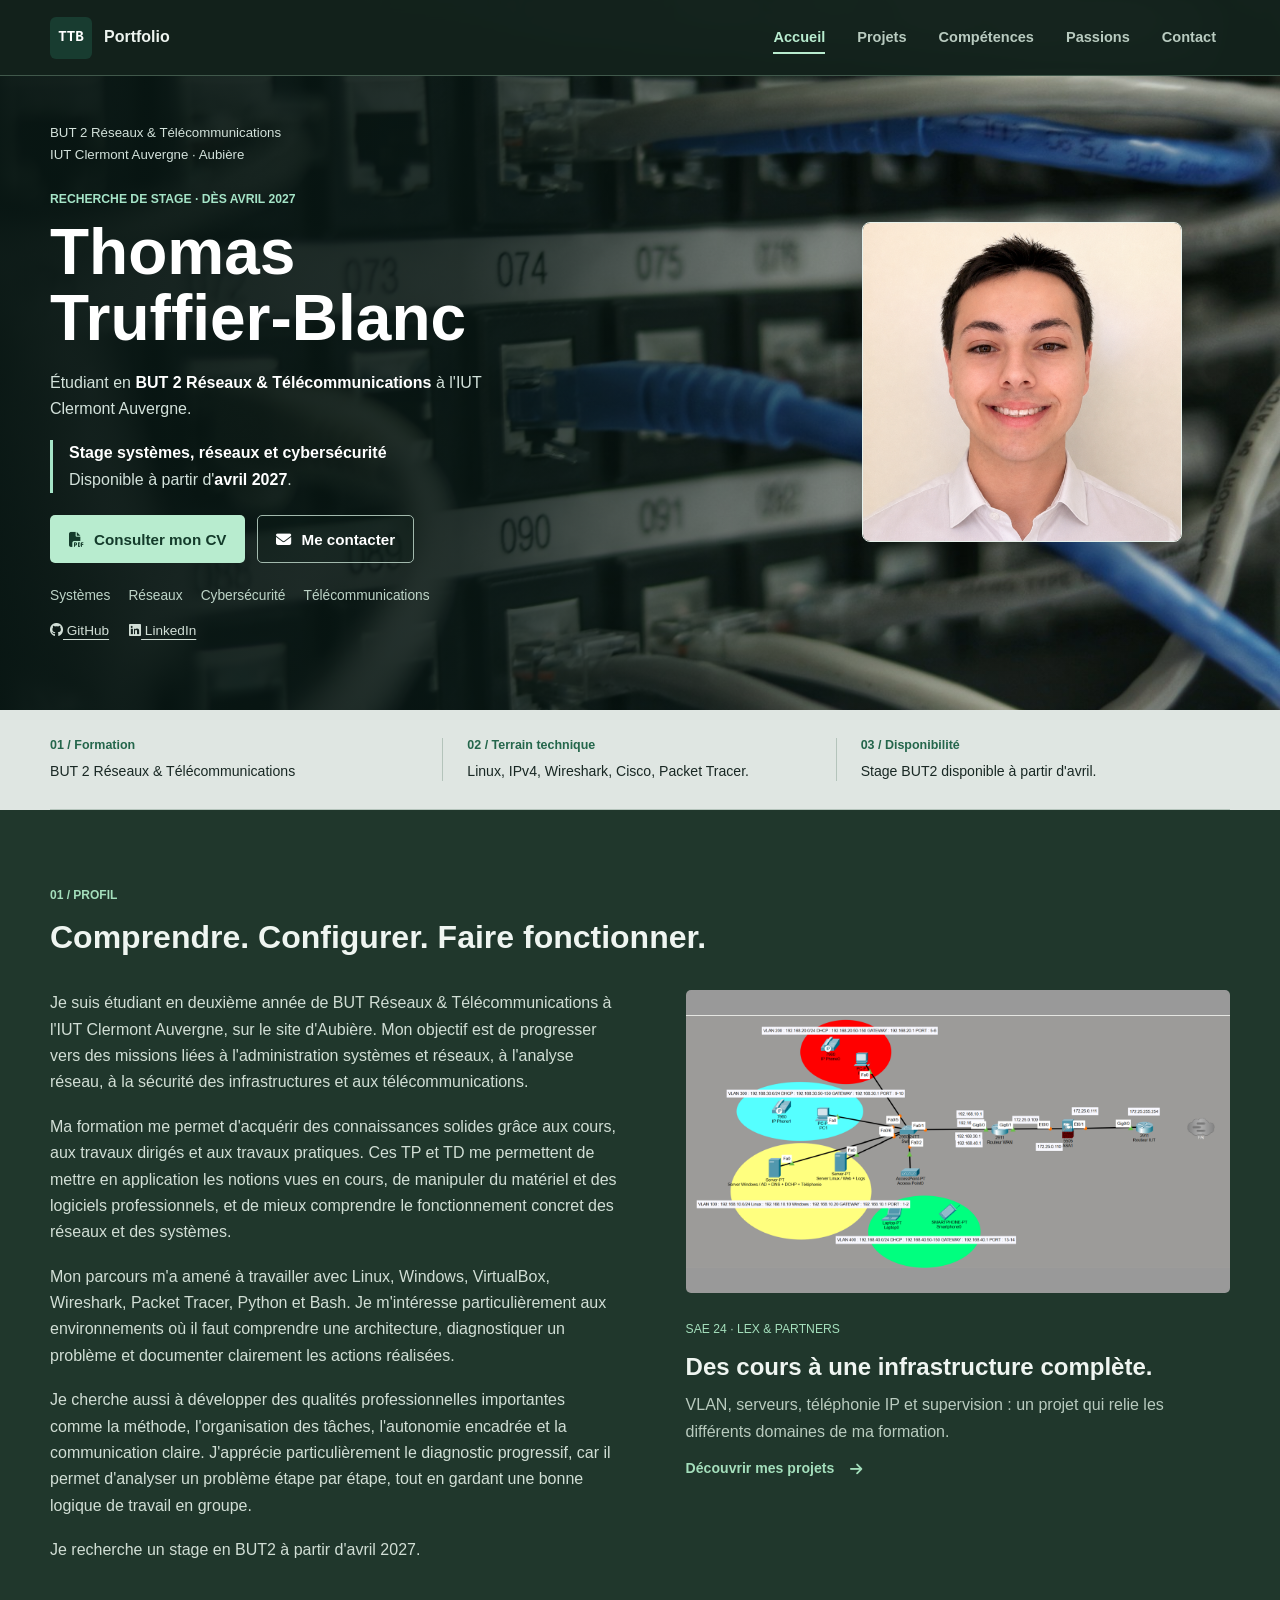
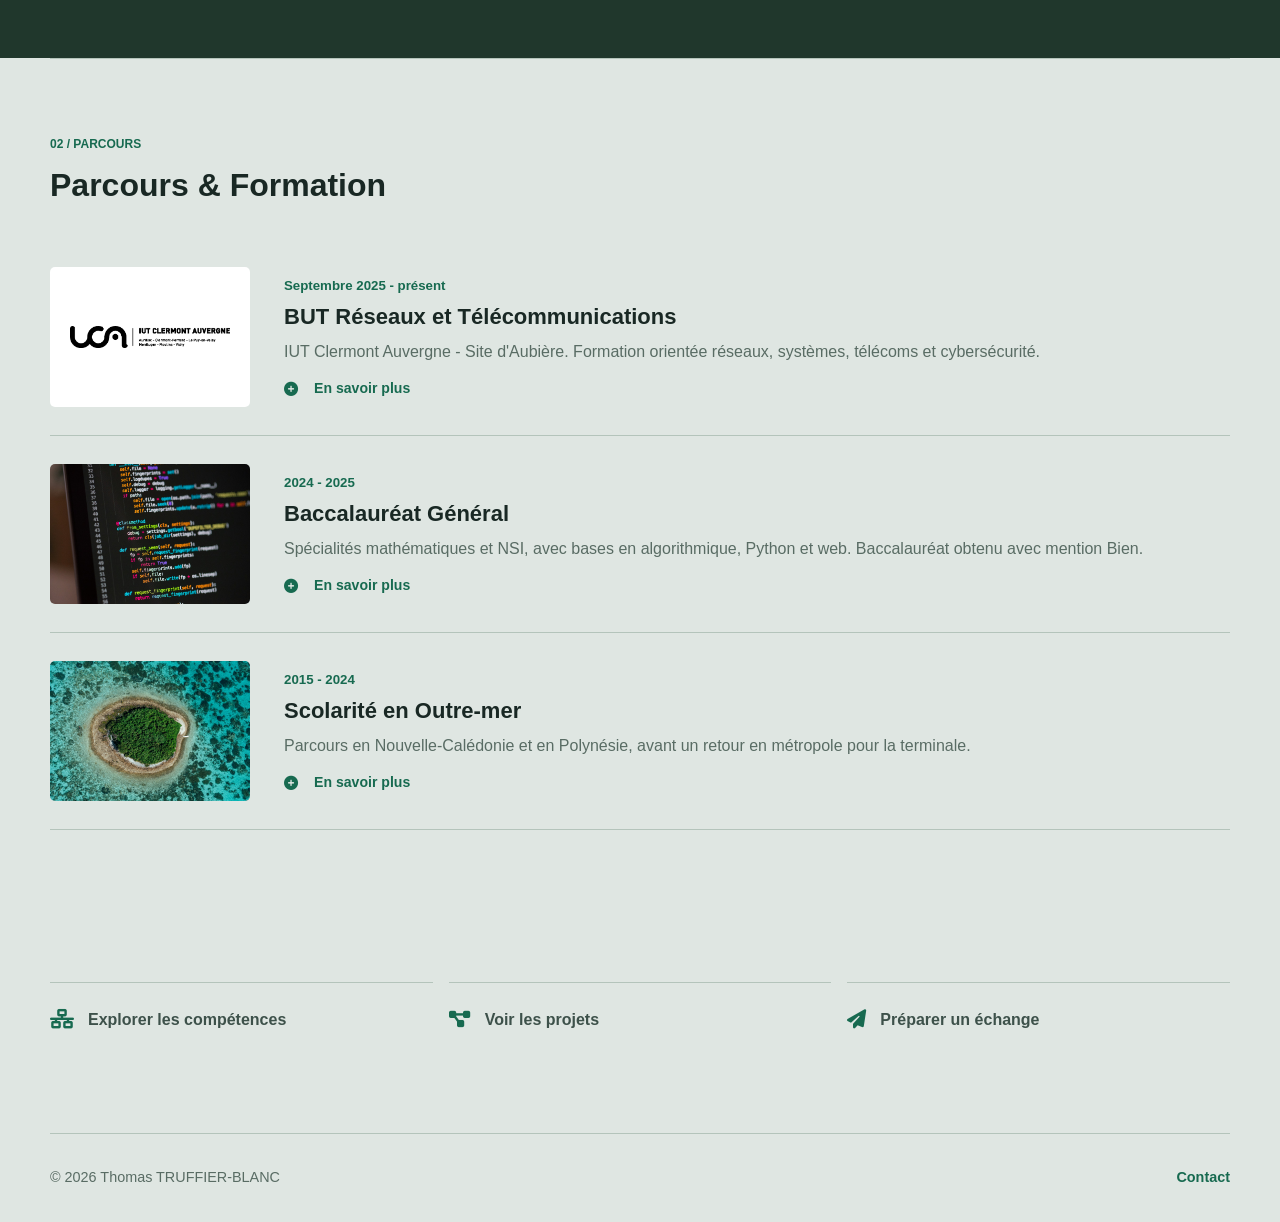
<file: index.html>
<!DOCTYPE html>
<html lang="fr">
<head>
    <meta charset="UTF-8">
    <meta http-equiv="Content-Type" content="text/html; charset=UTF-8">
    <meta name="viewport" content="width=device-width, initial-scale=1.0">
    <meta name="description" content="Portfolio de Thomas TRUFFIER-BLANC, etudiant en BUT Reseaux et Telecommunications oriente systemes, reseaux et cybersecurite.">
    <meta name="author" content="Thomas TRUFFIER-BLANC">
    <meta property="og:title" content="Accueil | Thomas TRUFFIER-BLANC">
    <meta property="og:description" content="Etudiant en BUT Reseaux & Telecommunications, oriente systemes, reseaux et cybersecurite. Recherche de stage BUT2 a partir d'avril 2027.">
    <meta property="og:type" content="website">
    <meta property="og:url" content="https://thomastruffier-blanc.github.io/Portfolio/">
    <title>Accueil | Thomas TRUFFIER-BLANC</title>
    <link rel="stylesheet" href="assets/vendor/fontawesome/css/all.min.css">
    <link rel="stylesheet" href="assets/css/style.css?v=8f22e33">
    <link rel="stylesheet" href="assets/css/theme.css?v=8f22e33">
</head>
<body data-page="accueil">
    <div id="overlay" class="overlay"></div>
    <aside id="side-panel" class="side-panel" aria-hidden="true">
        <button id="close-btn" class="close-btn" aria-label="Fermer le panneau">
            <i class="fa-solid fa-xmark"></i>
        </button>
        <div class="panel-content">
            <p id="panel-meta" class="panel-meta"></p>
            <h2 id="panel-title">D&eacute;tail</h2>
            <p id="panel-location" class="panel-location"></p>
            <div id="panel-body" class="panel-body"></div>
        </div>
    </aside>

    <header class="site-header">
        <a href="index.html" class="brand" aria-label="Retour &agrave; l'accueil">
            <span class="brand-mark">TTB</span>
            <span class="brand-text">Portfolio</span>
        </a>
        <nav class="desktop-nav" aria-label="Navigation principale">
            <a href="index.html" data-nav="accueil">Accueil</a>
            <a href="projets.html" data-nav="projets">Projets</a>
            <a href="competences.html" data-nav="competences">Comp&eacute;tences</a>
            <a href="passion.html" data-nav="passion">Passions</a>
            <a href="contact.html" data-nav="contact">Contact</a>
        </nav>
        <button class="menu-toggle" aria-label="Ouvrir le menu" aria-expanded="false">
            <i class="fa-solid fa-bars"></i>
        </button>
    </header>

    <nav class="mobile-nav" aria-label="Navigation mobile">
        <a href="index.html" data-nav="accueil">Accueil</a>
        <a href="projets.html" data-nav="projets">Projets</a>
        <a href="competences.html" data-nav="competences">Comp&eacute;tences</a>
        <a href="passion.html" data-nav="passion">Passions</a>
        <a href="contact.html" data-nav="contact">Contact</a>
    </nav>

    <main>
        <section id="home" class="hero-section section-pad">
            <img class="hero-backdrop" src="assets/img/editorial/photo-1544197150-b99a580bb7a8.jpg" alt="Baie de brassage et connexions Ethernet" fetchpriority="high">
            <div class="hero-copy reveal">
                <div class="hero-identity"><img src="assets/img/photo.png" alt="Portrait de Thomas Truffier-Blanc" width="64" height="64"><span>BUT 2 R&eacute;seaux &amp; T&eacute;l&eacute;communications<br>IUT Clermont Auvergne &middot; Aubi&egrave;re</span></div>
                <p class="hero-kicker">Recherche de stage &middot; D&egrave;s avril 2027</p>
                <h1>Thomas <span>Truffier-Blanc</span></h1>
                <p class="hero-role">
                    &Eacute;tudiant en <strong>BUT 2 R&eacute;seaux &amp; T&eacute;l&eacute;communications</strong>
                    &agrave; l'IUT Clermont Auvergne.
                </p>
                <p class="hero-stage"><strong>Stage syst&egrave;mes, r&eacute;seaux et cybers&eacute;curit&eacute;</strong><br>Disponible &agrave; partir d'<strong>avril 2027</strong>.</p>
                <div class="hero-actions">
                    <a href="assets/files/cv Thomas TB.pdf" class="btn btn-primary">
                        <i class="fa-solid fa-file-pdf" aria-hidden="true"></i> Consulter mon CV
                    </a>
                    <a href="contact.html" class="btn btn-secondary">
                        <i class="fa-solid fa-envelope" aria-hidden="true"></i> Me contacter
                    </a>
                </div>
                <ul class="hero-focus" aria-label="Axes professionnels">
                    <li>Syst&egrave;mes</li>
                    <li>R&eacute;seaux</li>
                    <li>Cybers&eacute;curit&eacute;</li>
                    <li>T&eacute;l&eacute;communications</li>
                </ul>
                <div class="hero-socials">
                    <a href="https://github.com/ThomasTruffier-Blanc" target="_blank" rel="noreferrer">
                        <i class="fa-brands fa-github"></i> GitHub
                    </a>
                    <a href="https://www.linkedin.com/in/thomas-truffier-blanc-45b43b355/" target="_blank" rel="noreferrer">
                        <i class="fa-brands fa-linkedin"></i> LinkedIn
                    </a>
                </div>
            </div>
        </section>
                <div class="signal-row home-facts" aria-label="Informations cles">
                    <div>
                        <strong>01 / Formation</strong>
                        <span>BUT 2 R&eacute;seaux &amp; T&eacute;l&eacute;communications</span>
                    </div>
                    <div>
                        <strong>02 / Terrain technique</strong>
                        <span>Linux, IPv4, Wireshark, Cisco, Packet Tracer.</span>
                    </div>
                    <div>
                        <strong>03 / Disponibilit&eacute;</strong>
                        <span>Stage BUT2 disponible &agrave; partir d'avril.</span>
                    </div>
                </div>

        <section id="about" class="section-pad content-section">
            <div class="section-heading reveal"><p>01 / Profil</p><h2>Comprendre. Configurer. Faire fonctionner.</h2></div>
            <div class="split-grid">
            <div class="about-copy reveal">
         <p>
            Je suis &eacute;tudiant en deuxi&egrave;me ann&eacute;e de BUT R&eacute;seaux &amp; T&eacute;l&eacute;communications
            &agrave; l'IUT Clermont Auvergne, sur le site d'Aubi&egrave;re. Mon objectif est de progresser vers
            des missions li&eacute;es &agrave; l'administration syst&egrave;mes et r&eacute;seaux, &agrave; l'analyse r&eacute;seau,
            &agrave; la s&eacute;curit&eacute; des infrastructures et aux t&eacute;l&eacute;communications.
        </p>
        <p>
            Ma formation me permet d'acqu&eacute;rir des connaissances solides gr&acirc;ce aux cours, aux travaux
            dirig&eacute;s et aux travaux pratiques. Ces TP et TD me permettent de mettre en application les notions
            vues en cours, de manipuler du mat&eacute;riel et des logiciels professionnels, et de mieux comprendre
            le fonctionnement concret des r&eacute;seaux et des syst&egrave;mes.
        </p>
        <p>
            Mon parcours m'a amen&eacute; &agrave; travailler avec Linux, Windows, VirtualBox, Wireshark,
            Packet Tracer, Python et Bash. Je m'int&eacute;resse particuli&egrave;rement aux environnements
            o&ugrave; il faut comprendre une architecture, diagnostiquer un probl&egrave;me et documenter
            clairement les actions r&eacute;alis&eacute;es.
        </p>
        <p>
            Je cherche aussi &agrave; d&eacute;velopper des qualit&eacute;s professionnelles importantes comme la m&eacute;thode,
            l'organisation des t&acirc;ches, l'autonomie encadr&eacute;e et la communication claire. J'appr&eacute;cie
            particuli&egrave;rement le diagnostic progressif, car il permet d'analyser un probl&egrave;me &eacute;tape par
            &eacute;tape, tout en gardant une bonne logique de travail en groupe.
        </p>
        <p>
            Je recherche un stage en BUT2 &agrave; partir d'avril 2027.
        </p>
    </div>
                <figure class="about-project reveal">
                    <img src="assets/img/sae24/topologie-cisco.png" alt="Topologie réseau réalisée pour la SAE 24 Lex &amp; Partners" loading="lazy">
                    <figcaption><span>SAE 24 &middot; Lex &amp; Partners</span><h3>Des cours &agrave; une infrastructure compl&egrave;te.</h3><p>VLAN, serveurs, t&eacute;l&eacute;phonie IP et supervision : un projet qui relie les diff&eacute;rents domaines de ma formation.</p><a href="projets.html#projects" class="detail-link">D&eacute;couvrir mes projets <i class="fa-solid fa-arrow-right" aria-hidden="true"></i></a></figcaption>
                </figure>
            </div>
        </section>

        <section id="formation" class="section-pad content-section">
            <div class="section-heading reveal">
                <p>02 / Parcours</p>
                <h2>Parcours &amp; Formation</h2>
            </div>
            <div class="timeline">
                <article class="timeline-card reveal detail-trigger" data-detail="formation-iut" tabindex="0" role="button">
                    <img class="institution-logo" src="assets/img/iut-clermont-auvergne.png" alt="Logo officiel de l’IUT Clermont Auvergne" loading="lazy">
                    <div>
                        <span class="date">Septembre 2025 - pr&eacute;sent</span>
                        <h3>BUT R&eacute;seaux et T&eacute;l&eacute;communications</h3>
                        <p>IUT Clermont Auvergne - Site d'Aubi&egrave;re. Formation orient&eacute;e r&eacute;seaux, syst&egrave;mes, t&eacute;l&eacute;coms et cybers&eacute;curit&eacute;.</p>
                        <span class="detail-link"><i class="fa-solid fa-circle-plus"></i> En savoir plus</span>
                    </div>
                </article>

                <article class="timeline-card reveal detail-trigger" data-detail="formation-bac" tabindex="0" role="button">
                    <img src="assets/img/editorial/photo-1515879218367-8466d910aaa4.jpg" alt="Ecran affichant du code">
                    <div>
                        <span class="date">2024 - 2025</span>
                        <h3>Baccalaur&eacute;at G&eacute;n&eacute;ral</h3>
                        <p>Sp&eacute;cialit&eacute;s math&eacute;matiques et NSI, avec bases en algorithmique, Python et web. Baccalaur&eacute;at obtenu avec mention Bien.</p>
                        <span class="detail-link"><i class="fa-solid fa-circle-plus"></i> En savoir plus</span>
                    </div>
                </article>

                <article class="timeline-card reveal detail-trigger" data-detail="formation-outremer" tabindex="0" role="button">
                    <img src="assets/img/editorial/photo-1710881710127-b648ef0b4dc5.jpg" alt="Paysage cotier en Nouvelle-Caledonie">
                    <div>
                        <span class="date">2015 - 2024</span>
                        <h3>Scolarit&eacute; en Outre-mer</h3>
                        <p>Parcours en Nouvelle-Cal&eacute;donie et en Polyn&eacute;sie, avant un retour en m&eacute;tropole pour la terminale.</p>
                        <span class="detail-link"><i class="fa-solid fa-circle-plus"></i> En savoir plus</span>
                    </div>
                </article>
            </div>
        </section>

        <section class="section-pad next-pages">
            <a class="next-card reveal" href="competences.html">
                <i class="fa-solid fa-network-wired"></i>
                <span>Explorer les comp&eacute;tences</span>
            </a>
            <a class="next-card reveal" href="projets.html">
                <i class="fa-solid fa-diagram-project"></i>
                <span>Voir les projets</span>
            </a>
            <a class="next-card reveal" href="contact.html">
                <i class="fa-solid fa-paper-plane"></i>
                <span>Pr&eacute;parer un &eacute;change</span>
            </a>
        </section>
    </main>

    <footer class="site-footer">
        <p>&copy; 2026 Thomas TRUFFIER-BLANC</p>
        <a href="contact.html">Contact</a>
    </footer>

    <script src="assets/js/script.js?v=8f22e33"></script>
</body>
</html>
</file>
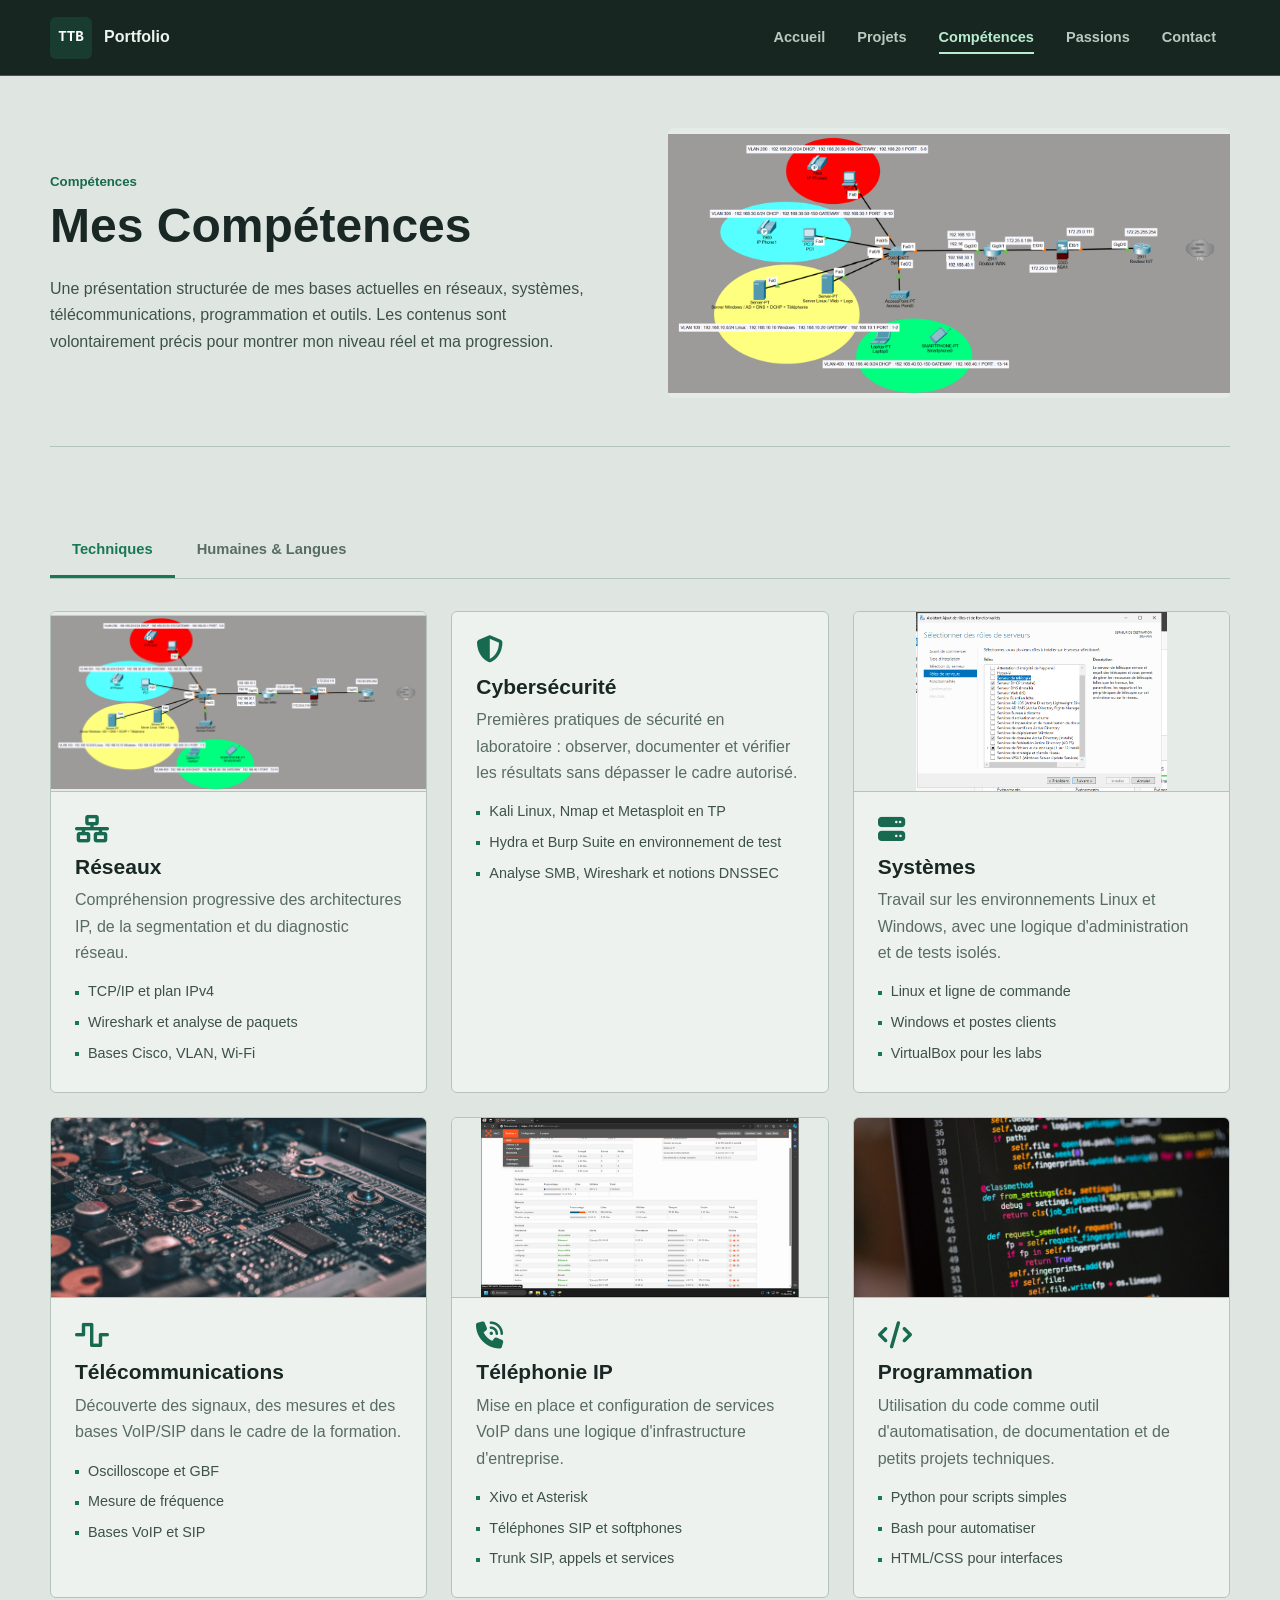
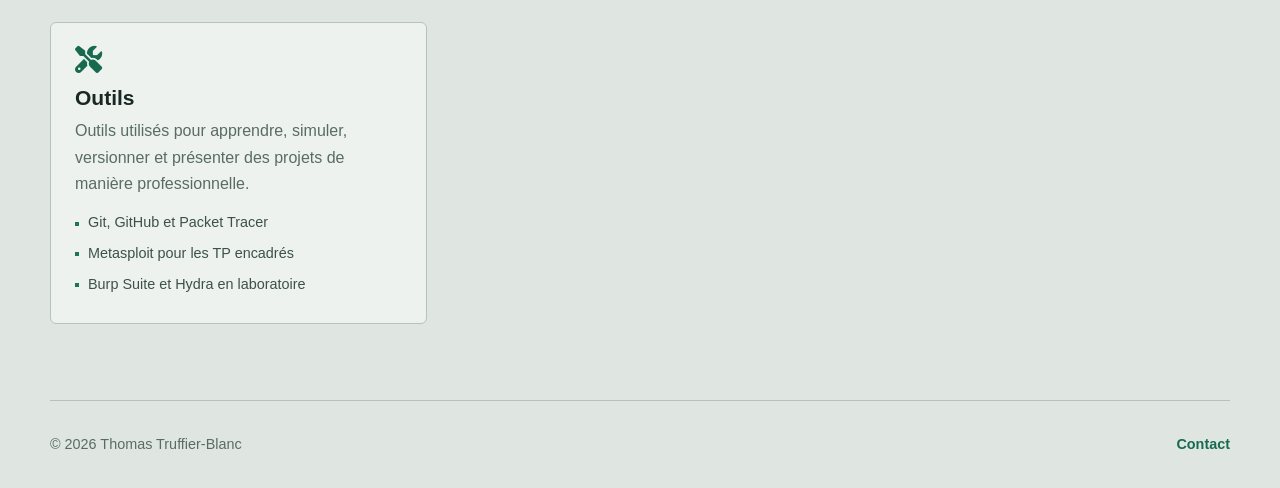
<file: competences.html>
<!DOCTYPE html>
<html lang="fr">
<head>
    <meta charset="UTF-8">
    <meta name="viewport" content="width=device-width, initial-scale=1.0">
    <meta name="description" content="Compétences de Thomas Truffier-Blanc en réseaux, systèmes, télécommunications, programmation et outils techniques.">
    <meta name="author" content="Thomas Truffier-Blanc">
    <meta property="og:title" content="Compétences | Thomas Truffier-Blanc">
    <meta property="og:description" content="Compétences de Thomas Truffier-Blanc en réseaux, systèmes, télécommunications, programmation et outils techniques.">
    <meta property="og:type" content="website">
    <meta property="og:url" content="https://thomastruffier-blanc.github.io/Portfolio/">
    <title>Compétences | Thomas Truffier-Blanc</title>
    <link rel="stylesheet" href="assets/vendor/fontawesome/css/all.min.css">
    <link rel="stylesheet" href="assets/css/style.css?v=8f22e33">
    <link rel="stylesheet" href="assets/css/theme.css?v=8f22e33">
</head>
<body data-page="competences">
    <div id="overlay" class="overlay"></div>
    <aside id="side-panel" class="side-panel" aria-hidden="true">
        <button id="close-btn" class="close-btn" aria-label="Fermer le panneau"><i class="fa-solid fa-xmark"></i></button>
        <div class="panel-content">
            <p id="panel-meta" class="panel-meta"></p>
            <h2 id="panel-title">Détail</h2>
            <p id="panel-location" class="panel-location"></p>
            <div id="panel-body" class="panel-body"></div>
        </div>
    </aside>

    <header class="site-header">
        <a href="index.html" class="brand" aria-label="Retour à l'accueil"><span class="brand-mark">TTB</span><span class="brand-text">Portfolio</span></a>
        <nav class="desktop-nav" aria-label="Navigation principale">
            <a href="index.html" data-nav="accueil">Accueil</a>
            <a href="projets.html" data-nav="projets">Projets</a>
            <a href="competences.html" data-nav="competences">Compétences</a>
            <a href="passion.html" data-nav="passion">Passions</a>
            <a href="contact.html" data-nav="contact">Contact</a>
        </nav>
        <button class="menu-toggle" aria-label="Ouvrir le menu" aria-expanded="false"><i class="fa-solid fa-bars"></i></button>
    </header>
    <nav class="mobile-nav" aria-label="Navigation mobile">
        <a href="index.html" data-nav="accueil">Accueil</a>
        <a href="projets.html" data-nav="projets">Projets</a>
        <a href="competences.html" data-nav="competences">Compétences</a>
        <a href="passion.html" data-nav="passion">Passions</a>
        <a href="contact.html" data-nav="contact">Contact</a>
    </nav>

    <main>
        <section class="page-hero section-pad">
            <div class="page-hero-copy reveal"><p class="page-label">Compétences</p><h1>Mes Compétences</h1><p>Une présentation structurée de mes bases actuelles en réseaux, systèmes, télécommunications, programmation et outils. Les contenus sont volontairement précis pour montrer mon niveau réel et ma progression.</p></div>
            <figure class="page-hero-media reveal"><img class="technical-capture" src="assets/img/sae24/topologie-cisco.png" alt="Topologie réseau de la SAE 24 : VLAN, serveurs et téléphonie" loading="lazy"></figure>
        </section>
        <section id="skills" class="section-pad content-section">
            <div class="skills-controls reveal" role="tablist" aria-label="Filtres de compétences"><button class="btn-filter active" data-filter="tech" type="button">Techniques</button><button class="btn-filter" data-filter="human" type="button">Humaines & Langues</button></div>
            <div class="skills-grid" id="tech-skills">
                <article class="skill-card reveal detail-trigger" data-detail="skill-network" tabindex="0" role="button"><img class="technical-capture" src="assets/img/sae24/topologie-cisco.png" alt="Topologie Cisco du projet SAE 24" loading="lazy"><i class="fa-solid fa-network-wired"></i><h3>Réseaux</h3><p>Compréhension progressive des architectures IP, de la segmentation et du diagnostic réseau.</p><ul class="skill-list"><li>TCP/IP et plan IPv4</li><li>Wireshark et analyse de paquets</li><li>Bases Cisco, VLAN, Wi-Fi</li></ul></article>
                <article class="skill-card reveal detail-trigger" data-detail="skill-cyber" tabindex="0" role="button"><i class="fa-solid fa-shield-halved"></i><h3>Cybersécurité</h3><p>Premières pratiques de sécurité en laboratoire : observer, documenter et vérifier les résultats sans dépasser le cadre autorisé.</p><ul class="skill-list"><li>Kali Linux, Nmap et Metasploit en TP</li><li>Hydra et Burp Suite en environnement de test</li><li>Analyse SMB, Wireshark et notions DNSSEC</li></ul></article>
                <article class="skill-card reveal detail-trigger" data-detail="skill-system" tabindex="0" role="button"><img class="technical-capture" src="assets/img/sae24/windows-server.png" alt="Rôles Active Directory, DNS et DHCP dans Windows Server" loading="lazy"><i class="fa-solid fa-server"></i><h3>Systèmes</h3><p>Travail sur les environnements Linux et Windows, avec une logique d'administration et de tests isolés.</p><ul class="skill-list"><li>Linux et ligne de commande</li><li>Windows et postes clients</li><li>VirtualBox pour les labs</li></ul></article>
                <article class="skill-card reveal detail-trigger" data-detail="skill-telecom" tabindex="0" role="button"><img src="assets/img/editorial/photo-1518770660439-4636190af475.jpg" alt="Carte Électronique"><i class="fa-solid fa-wave-square"></i><h3>Télécommunications</h3><p>Découverte des signaux, des mesures et des bases VoIP/SIP dans le cadre de la formation.</p><ul class="skill-list"><li>Oscilloscope et GBF</li><li>Mesure de fréquence</li><li>Bases VoIP et SIP</li></ul></article>
                <article class="skill-card reveal detail-trigger" data-detail="skill-telephony" tabindex="0" role="button"><img class="technical-capture" src="assets/img/sae24/xivo.png" alt="Tableau de bord XiVO et services de téléphonie IP" loading="lazy"><i class="fa-solid fa-phone-volume"></i><h3>Téléphonie IP</h3><p>Mise en place et configuration de services VoIP dans une logique d'infrastructure d'entreprise.</p><ul class="skill-list"><li>Xivo et Asterisk</li><li>Téléphones SIP et softphones</li><li>Trunk SIP, appels et services</li></ul></article>
                <article class="skill-card reveal detail-trigger" data-detail="skill-code" tabindex="0" role="button"><img src="assets/img/editorial/photo-1515879218367-8466d910aaa4.jpg" alt="Code sur Écran"><i class="fa-solid fa-code"></i><h3>Programmation</h3><p>Utilisation du code comme outil d'automatisation, de documentation et de petits projets techniques.</p><ul class="skill-list"><li>Python pour scripts simples</li><li>Bash pour automatiser</li><li>HTML/CSS pour interfaces</li></ul></article>
                <article class="skill-card reveal detail-trigger" data-detail="skill-tools" tabindex="0" role="button"><i class="fa-solid fa-screwdriver-wrench"></i><h3>Outils</h3><p>Outils utilisés pour apprendre, simuler, versionner et présenter des projets de manière professionnelle.</p><ul class="skill-list"><li>Git, GitHub et Packet Tracer</li><li>Metasploit pour les TP encadrés</li><li>Burp Suite et Hydra en laboratoire</li></ul></article>
            </div>
            <div class="skills-grid hidden" id="human-skills">
                <article class="skill-card reveal detail-trigger" data-detail="skill-qualities" tabindex="0" role="button"><img src="assets/img/editorial/photo-1517245386807-bb43f82c33c4.jpg" alt="Réunion professionnelle"><i class="fa-solid fa-user-check"></i><h3>Qualités professionnelles</h3><p>Méthode, autonomie encadrée, communication claire et capacité à documenter un travail technique.</p><ul class="skill-list"><li>Diagnostic progressif</li><li>Organisation des tâches</li><li>Travail en groupe</li></ul></article>
                <article class="skill-card reveal"><img src="assets/img/editorial/photo-1522202176988-66273c2fd55f.jpg" alt="Étudiants travaillant ensemble"><i class="fa-solid fa-language"></i><h3>Anglais</h3><p>Niveau B2. Utile pour lire de la documentation technique, comprendre des interfaces d'outils et suivre des ressources réseau/cyber.</p><ul class="skill-list"><li>Documentation technique</li><li>Vocabulaire informatique</li><li>Compréhension écrite</li></ul></article>
                <article class="skill-card reveal"><img src="assets/img/editorial/photo-1529156069898-49953e39b3ac.jpg" alt="Discussion professionnelle"><i class="fa-solid fa-comment-dots"></i><h3>Espagnol</h3><p>Niveau scolaire. Base de communication et de compréhension dans un contexte général.</p><ul class="skill-list"><li>échanges simples</li><li>Compréhension générale</li><li>Culture linguistique</li></ul></article>
            </div>
        </section>
    </main>

    <footer class="site-footer">
        <p>© 2026 Thomas Truffier-Blanc</p>
        <a href="contact.html">Contact</a>
    </footer>
    <script src="assets/js/script.js?v=8f22e33"></script>
</body>
</html>
</file>
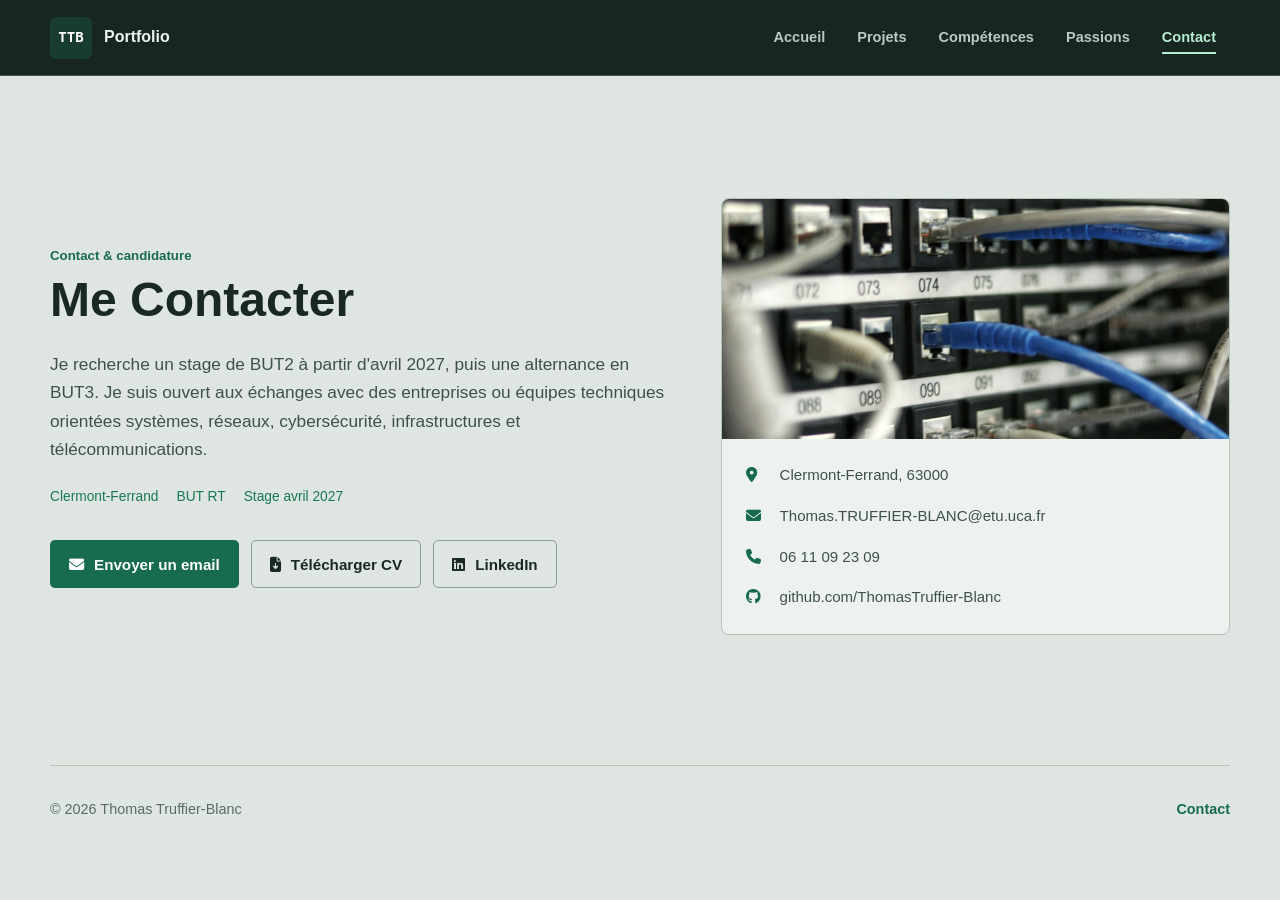
<file: contact.html>
<!DOCTYPE html>
<html lang="fr">
<head>
    <meta charset="UTF-8">
    <meta name="viewport" content="width=device-width, initial-scale=1.0">
    <meta name="description" content="Contact de Thomas Truffier-Blanc pour stage BUT2 et alternance BUT3 en réseaux, systèmes et cybersécurité.">
    <meta name="author" content="Thomas Truffier-Blanc">
    <meta property="og:title" content="Contact | Thomas Truffier-Blanc">
    <meta property="og:description" content="Contact de Thomas Truffier-Blanc pour stage BUT2 et alternance BUT3 en réseaux, systèmes et cybersécurité.">
    <meta property="og:type" content="website">
    <meta property="og:url" content="https://thomastruffier-blanc.github.io/Portfolio/">
    <title>Contact | Thomas Truffier-Blanc</title>
    <link rel="stylesheet" href="assets/vendor/fontawesome/css/all.min.css">
    <link rel="stylesheet" href="assets/css/style.css?v=8f22e33">
    <link rel="stylesheet" href="assets/css/theme.css?v=8f22e33">
</head>
<body data-page="contact">
    <div id="overlay" class="overlay"></div>
    <aside id="side-panel" class="side-panel" aria-hidden="true">
        <button id="close-btn" class="close-btn" aria-label="Fermer le panneau"><i class="fa-solid fa-xmark"></i></button>
        <div class="panel-content">
            <p id="panel-meta" class="panel-meta"></p>
            <h2 id="panel-title">Détail</h2>
            <p id="panel-location" class="panel-location"></p>
            <div id="panel-body" class="panel-body"></div>
        </div>
    </aside>

    <header class="site-header">
        <a href="index.html" class="brand" aria-label="Retour à l'accueil"><span class="brand-mark">TTB</span><span class="brand-text">Portfolio</span></a>
        <nav class="desktop-nav" aria-label="Navigation principale">
            <a href="index.html" data-nav="accueil">Accueil</a>
            <a href="projets.html" data-nav="projets">Projets</a>
            <a href="competences.html" data-nav="competences">Compétences</a>
            <a href="passion.html" data-nav="passion">Passions</a>
            <a href="contact.html" data-nav="contact">Contact</a>
        </nav>
        <button class="menu-toggle" aria-label="Ouvrir le menu" aria-expanded="false"><i class="fa-solid fa-bars"></i></button>
    </header>
    <nav class="mobile-nav" aria-label="Navigation mobile">
        <a href="index.html" data-nav="accueil">Accueil</a>
        <a href="projets.html" data-nav="projets">Projets</a>
        <a href="competences.html" data-nav="competences">Compétences</a>
        <a href="passion.html" data-nav="passion">Passions</a>
        <a href="contact.html" data-nav="contact">Contact</a>
    </nav>

    <main>
        <section id="contact" class="contact-section section-pad">
            <div class="contact-copy reveal">
                <p class="page-label">Contact & candidature</p><h1>Me Contacter</h1><p>Je recherche un stage de BUT2 à partir d'avril 2027, puis une alternance en BUT3. Je suis ouvert aux échanges avec des entreprises ou équipes techniques orientées systèmes, réseaux, cybersécurité, infrastructures et télécommunications.</p>
                <div class="hero-focus"><span class="meta-pill">Clermont-Ferrand</span><span class="meta-pill">BUT RT</span><span class="meta-pill">Stage avril 2027</span></div>
                <div class="contact-actions"><a class="btn btn-primary" href="mailto:Thomas.TRUFFIER-BLANC@etu.uca.fr"><i class="fa-solid fa-envelope"></i> Envoyer un email</a><a class="btn btn-secondary" href="assets/files/cv Thomas TB.pdf"><i class="fa-solid fa-file-arrow-down"></i> Télécharger CV</a><a class="btn btn-secondary" href="https://www.linkedin.com/in/thomas-truffier-blanc-45b43b355/" target="_blank" rel="noreferrer"><i class="fa-brands fa-linkedin"></i> LinkedIn</a></div>
            </div>
            <div class="contact-card reveal">
                <img src="assets/img/editorial/photo-1544197150-b99a580bb7a8.jpg" alt="Infrastructure réseau connectée">
                <div class="contact-info"><p><i class="fa-solid fa-location-dot"></i> Clermont-Ferrand, 63000</p><p><i class="fa-solid fa-envelope"></i> Thomas.TRUFFIER-BLANC@etu.uca.fr</p><p><i class="fa-solid fa-phone"></i> 06 11 09 23 09</p><p><i class="fa-brands fa-github"></i> github.com/ThomasTruffier-Blanc</p></div>
            </div>
        </section>
    </main>

    <footer class="site-footer">
        <p>© 2026 Thomas Truffier-Blanc</p>
        <a href="contact.html">Contact</a>
    </footer>
    <script src="assets/js/script.js?v=8f22e33"></script>
</body>
</html>
</file>
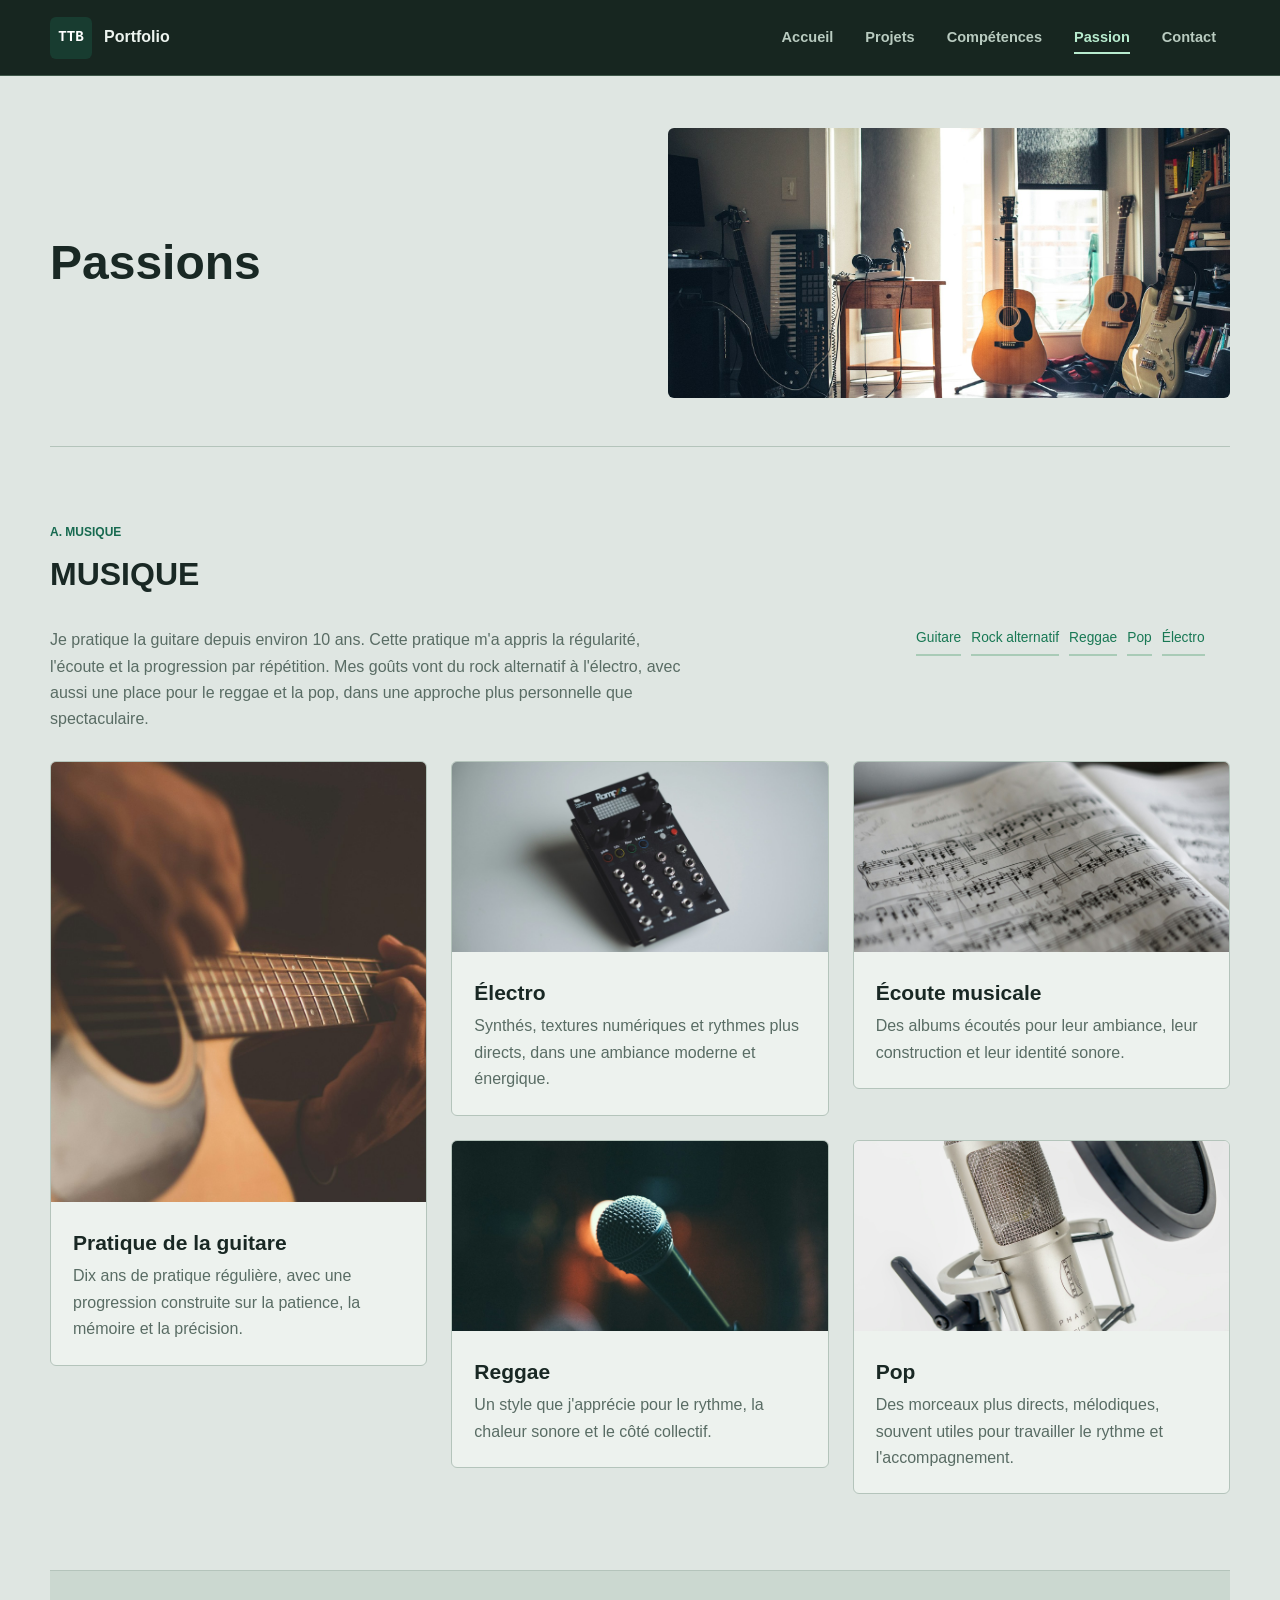
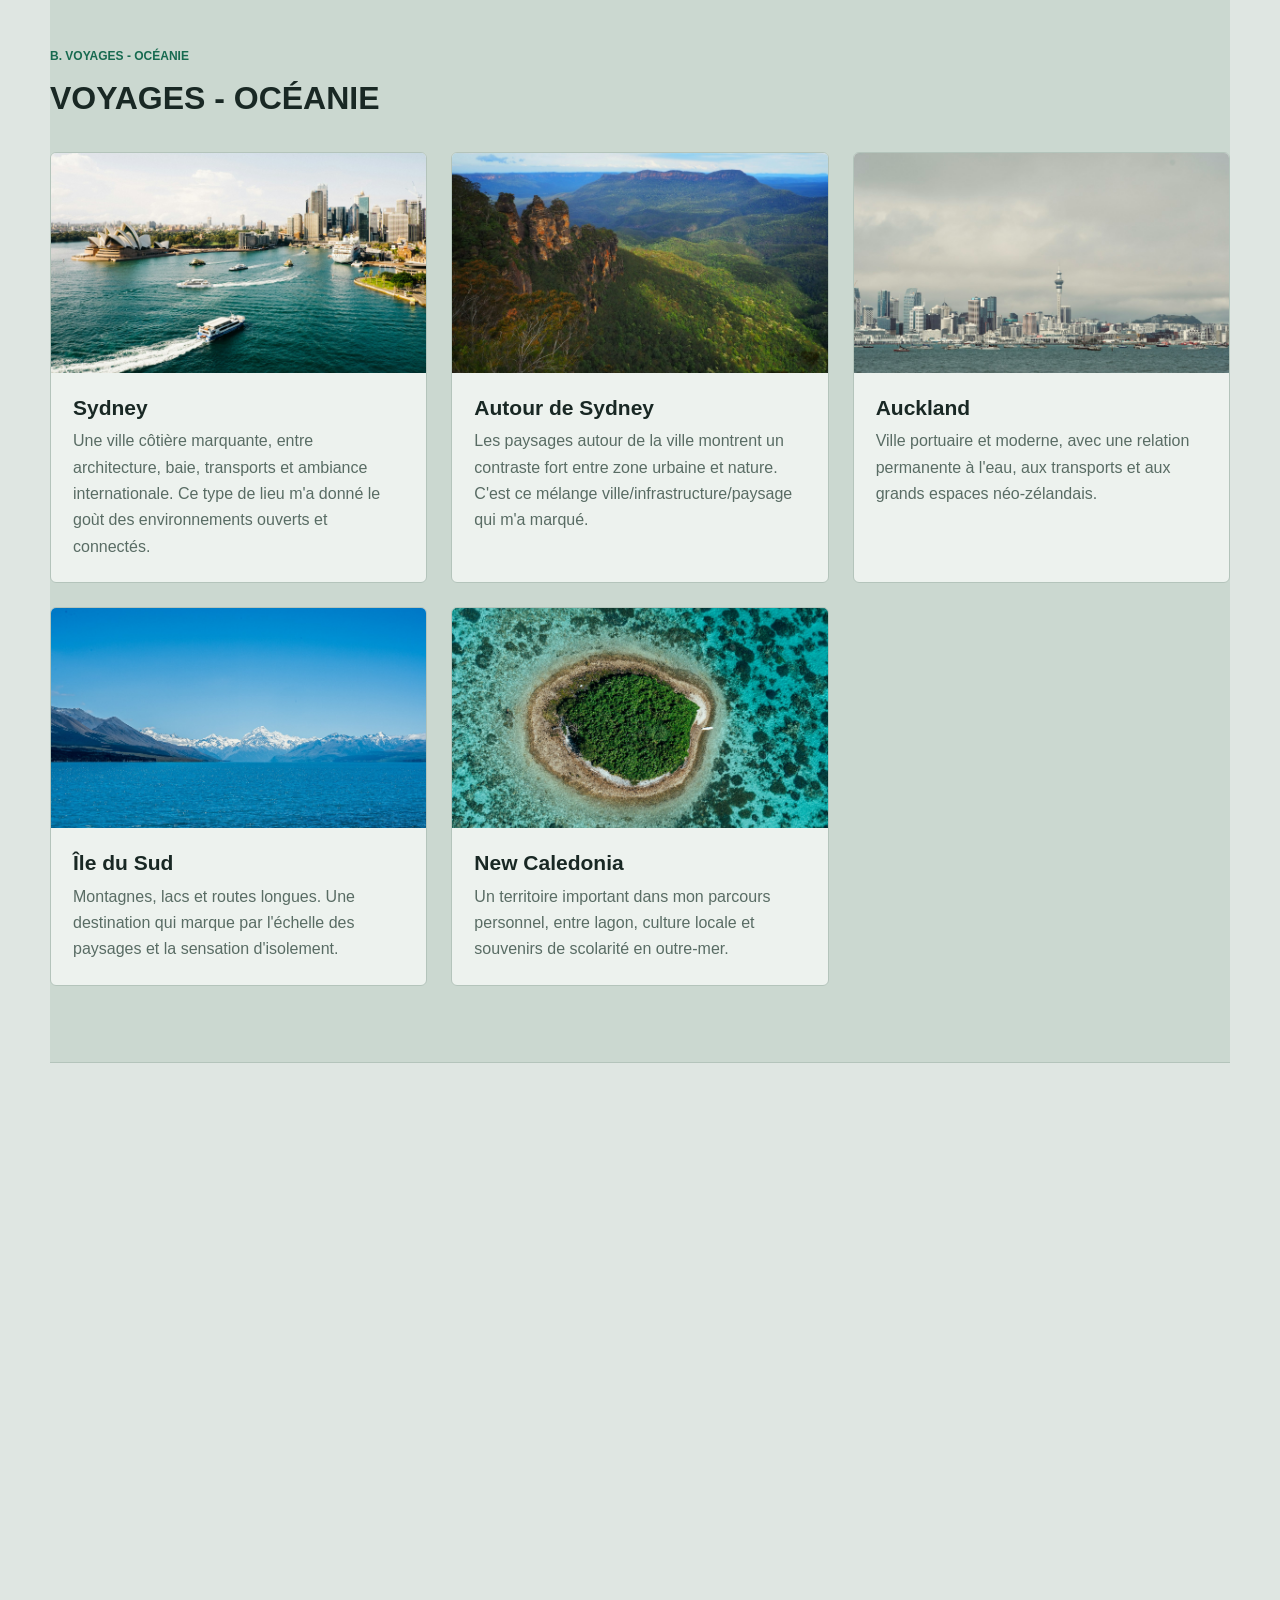
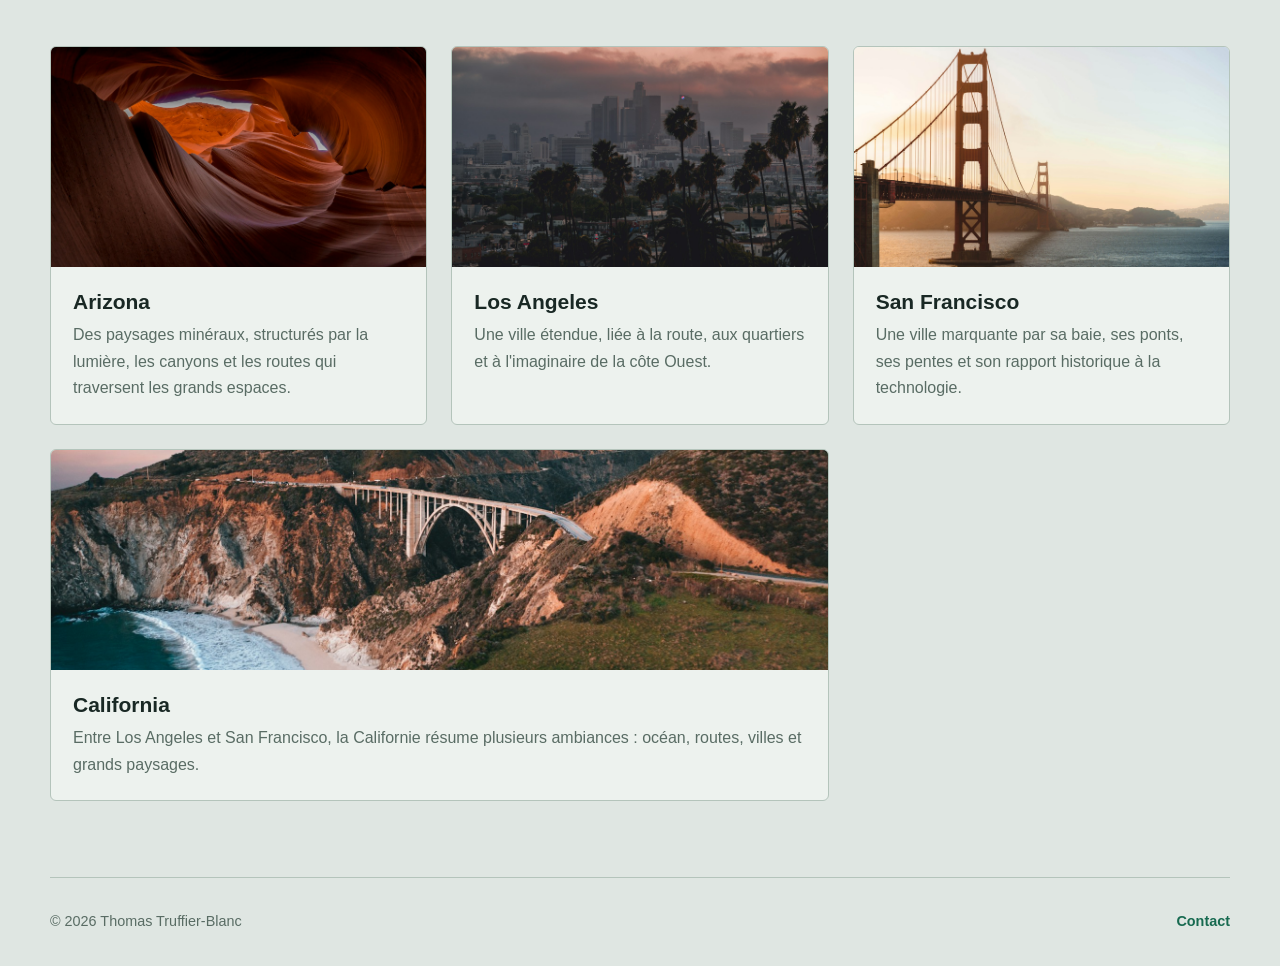
<file: passion.html>
<!DOCTYPE html>
<html lang="fr">
<head>
    <meta charset="UTF-8">
    <meta name="viewport" content="width=device-width, initial-scale=1.0">
    <meta name="description" content="Passions de Thomas Truffier-Blanc : guitare, musique, Océanie et voyages aux États-Unis.">
    <meta name="author" content="Thomas Truffier-Blanc">
    <meta property="og:title" content="Passion | Thomas Truffier-Blanc">
    <meta property="og:description" content="Passions de Thomas Truffier-Blanc : guitare, musique, Océanie et voyages aux États-Unis.">
    <meta property="og:type" content="website">
    <meta property="og:url" content="https://thomastruffier-blanc.github.io/Portfolio/">
    <title>Passion | Thomas Truffier-Blanc</title>
    <link rel="stylesheet" href="assets/vendor/fontawesome/css/all.min.css">
    <link rel="stylesheet" href="assets/css/style.css?v=8f22e33">
    <link rel="stylesheet" href="assets/css/theme.css?v=8f22e33">
</head>
<body data-page="passion">
    <div id="overlay" class="overlay"></div>
    <aside id="side-panel" class="side-panel" aria-hidden="true">
        <button id="close-btn" class="close-btn" aria-label="Fermer le panneau"><i class="fa-solid fa-xmark"></i></button>
        <div class="panel-content">
            <p id="panel-meta" class="panel-meta"></p>
            <h2 id="panel-title">Détail</h2>
            <p id="panel-location" class="panel-location"></p>
            <div id="panel-body" class="panel-body"></div>
        </div>
    </aside>

    <header class="site-header">
        <a href="index.html" class="brand" aria-label="Retour à l'accueil"><span class="brand-mark">TTB</span><span class="brand-text">Portfolio</span></a>
        <nav class="desktop-nav" aria-label="Navigation principale">
            <a href="index.html" data-nav="accueil">Accueil</a>
            <a href="projets.html" data-nav="projets">Projets</a>
            <a href="competences.html" data-nav="competences">Compétences</a>
            <a href="passion.html" data-nav="passion">Passion</a>
            <a href="contact.html" data-nav="contact">Contact</a>
        </nav>
        <button class="menu-toggle" aria-label="Ouvrir le menu" aria-expanded="false"><i class="fa-solid fa-bars"></i></button>
    </header>
    <nav class="mobile-nav" aria-label="Navigation mobile">
        <a href="index.html" data-nav="accueil">Accueil</a>
        <a href="projets.html" data-nav="projets">Projets</a>
        <a href="competences.html" data-nav="competences">Compétences</a>
        <a href="passion.html" data-nav="passion">Passion</a>
        <a href="contact.html" data-nav="contact">Contact</a>
    </nav>

    <main>
        <section class="page-hero section-pad">
        <div class="page-hero-copy reveal"><h1>Passions</h1></div>
        <figure class="page-hero-media reveal"><img src="assets/img/editorial/photo-1511379938547-c1f69419868d.jpg" alt="Guitare et studio musical"></figure>
        </section>
        <section class="section-pad passion-block">
            <div class="section-heading reveal"><p>A. Musique</p><h2>MUSIQUE</h2></div>
            <div class="passion-intro reveal"><p>Je pratique la guitare depuis environ 10 ans. Cette pratique m'a appris la régularité, l'écoute et la progression par répétition. Mes goûts vont du rock alternatif à l'électro, avec aussi une place pour le reggae et la pop, dans une approche plus personnelle que spectaculaire.</p><div class="music-tags" aria-label="Univers musical"><span>Guitare</span><span>Rock alternatif</span><span>Reggae</span><span>Pop</span><span>Électro</span></div></div>
            <div class="gallery-grid music-gallery">
                <article class="image-tile large reveal"><img src="assets/img/editorial/photo-1510915361894-db8b60106cb1.jpg" alt="Guitare électrique posée en studio" data-lightbox><div><h3>Pratique de la guitare</h3><p>Dix ans de pratique régulière, avec une progression construite sur la patience, la mémoire et la précision.</p></div></article>
                <article class="image-tile reveal"><img src="assets/img/editorial/photo-1771851975026-3137d37eae93.jpg" alt="Synthétiseur modulaire et matériel Électro" data-lightbox><div><h3>Électro</h3><p>Synthés, textures numériques et rythmes plus directs, dans une ambiance moderne et énergique.</p></div></article>
                <article class="image-tile reveal"><img src="assets/img/editorial/photo-1507838153414-b4b713384a76.jpg" alt="Vinyles et Écoute musicale" data-lightbox><div><h3>Écoute musicale</h3><p>Des albums écoutés pour leur ambiance, leur construction et leur identité sonore.</p></div></article>
                <article class="image-tile reveal"><img src="assets/img/editorial/photo-1516280440614-37939bbacd81.jpg" alt="Musicien avec guitare acoustique" data-lightbox><div><h3>Reggae</h3><p>Un style que j'apprécie pour le rythme, la chaleur sonore et le côté collectif.</p></div></article>
                <article class="image-tile reveal"><img src="assets/img/editorial/photo-1772399764232-c35bac262ed6.jpg" alt="Microphone de studio avec filtre anti-pop" data-lightbox><div><h3>Pop</h3><p>Des morceaux plus directs, mélodiques, souvent utiles pour travailler le rythme et l'accompagnement.</p></div></article>
            </div>
        </section>
        <section class="section-pad passion-block alt-band">
            <div class="section-heading reveal"><p>B. Voyages - Océanie</p><h2>VOYAGES - OCÉANIE</h2></div>
            <div class="destination-grid">
                <article class="destination-card reveal"><img src="assets/img/editorial/photo-1506973035872-a4ec16b8e8d9.jpg" alt="Sydney et son opéra" data-lightbox><h3>Sydney</h3><p>Une ville côtière marquante, entre architecture, baie, transports et ambiance internationale. Ce type de lieu m'a donné le goùt des environnements ouverts et connectés.</p></article>
                <article class="destination-card reveal"><img src="assets/img/editorial/photo-1702538861107-53d5a56be28e.jpg" alt="Blue Mountains près de Sydney" data-lightbox><h3>Autour de Sydney</h3><p>Les paysages autour de la ville montrent un contraste fort entre zone urbaine et nature. C'est ce mélange ville/infrastructure/paysage qui m'a marqué.</p></article>
                <article class="destination-card reveal"><img src="assets/img/editorial/photo-1745550663491-6cec967ce6e9.jpg" alt="Skyline d'Auckland" data-lightbox><h3>Auckland</h3><p>Ville portuaire et moderne, avec une relation permanente à l'eau, aux transports et aux grands espaces néo-zélandais.</p></article>
                <article class="destination-card reveal"><img src="assets/img/editorial/photo-1753543142428-a235149736bb.jpg" alt="Montagnes et lac en Nouvelle-Zélande" data-lightbox><h3>Île du Sud</h3><p>Montagnes, lacs et routes longues. Une destination qui marque par l'échelle des paysages et la sensation d'isolement.</p></article>
                <article class="destination-card reveal"><img src="assets/img/editorial/photo-1710881710127-b648ef0b4dc5.jpg" alt="Plage en Nouvelle-Calédonie" data-lightbox><h3>New Caledonia</h3><p>Un territoire important dans mon parcours personnel, entre lagon, culture locale et souvenirs de scolarité en outre-mer.</p></article>
            </div>
        </section>
        <section class="section-pad passion-block">
            <div class="section-heading reveal"><p>C. Voyages - États-Unis</p><h2>VOYAGES - ÉTATS-UNIS</h2></div>
            <div class="destination-grid usa-grid">
                <article class="destination-card reveal"><img src="assets/img/editorial/photo-1556538643-1642b85248fd.jpg" alt="New York City" data-lightbox><h3>New York City</h3><p>Une ville dense et verticale, intéressante par son organisation, ses transports et son énergie permanente.</p></article>
                <article class="destination-card reveal"><img src="assets/img/editorial/photo-1514914399892-6645e3fcb67b.jpg" alt="Grand Canyon" data-lightbox><h3>Grand Canyon</h3><p>Un paysage immense, presque technique par ses strates, ses reliefs et sa lecture géologique.</p></article>
                <article class="destination-card reveal"><img src="assets/img/editorial/photo-1668383184143-3896b060259a.jpg" alt="Route dans le Nevada" data-lightbox><h3>Nevada</h3><p>Routes longues, désert, chaleur et grands axes. Une image très forte des distances américaines.</p></article>
                <article class="destination-card reveal"><img src="assets/img/editorial/photo-1444076784383-69ff7bae1b0a.jpg" alt="Arizona et roches rouges" data-lightbox><h3>Arizona</h3><p>Des paysages minéraux, structurés par la lumière, les canyons et les routes qui traversent les grands espaces.</p></article>
                <article class="destination-card reveal"><img src="assets/img/editorial/photo-1668129829354-8427b343bb5a.jpg" alt="Los Angeles" data-lightbox><h3>Los Angeles</h3><p>Une ville étendue, liée à la route, aux quartiers et à l'imaginaire de la côte Ouest.</p></article>
                <article class="destination-card reveal"><img src="assets/img/editorial/photo-1499881473615-cce30babfcad.jpg" alt="Golden Gate Bridge à San Francisco" data-lightbox><h3>San Francisco</h3><p>Une ville marquante par sa baie, ses ponts, ses pentes et son rapport historique à la technologie.</p></article>
                <article class="destination-card reveal wide"><img src="assets/img/editorial/photo-1581790061118-2cd9a40164b0.jpg" alt="Route côtière en Californie" data-lightbox><h3>California</h3><p>Entre Los Angeles et San Francisco, la Californie résume plusieurs ambiances : océan, routes, villes et grands paysages.</p></article>
            </div>
        </section>
    </main>

    <footer class="site-footer">
        <p>© 2026 Thomas Truffier-Blanc</p>
        <a href="contact.html">Contact</a>
    </footer>
    <script src="assets/js/script.js?v=8f22e33"></script>
</body>
</html>
</file>
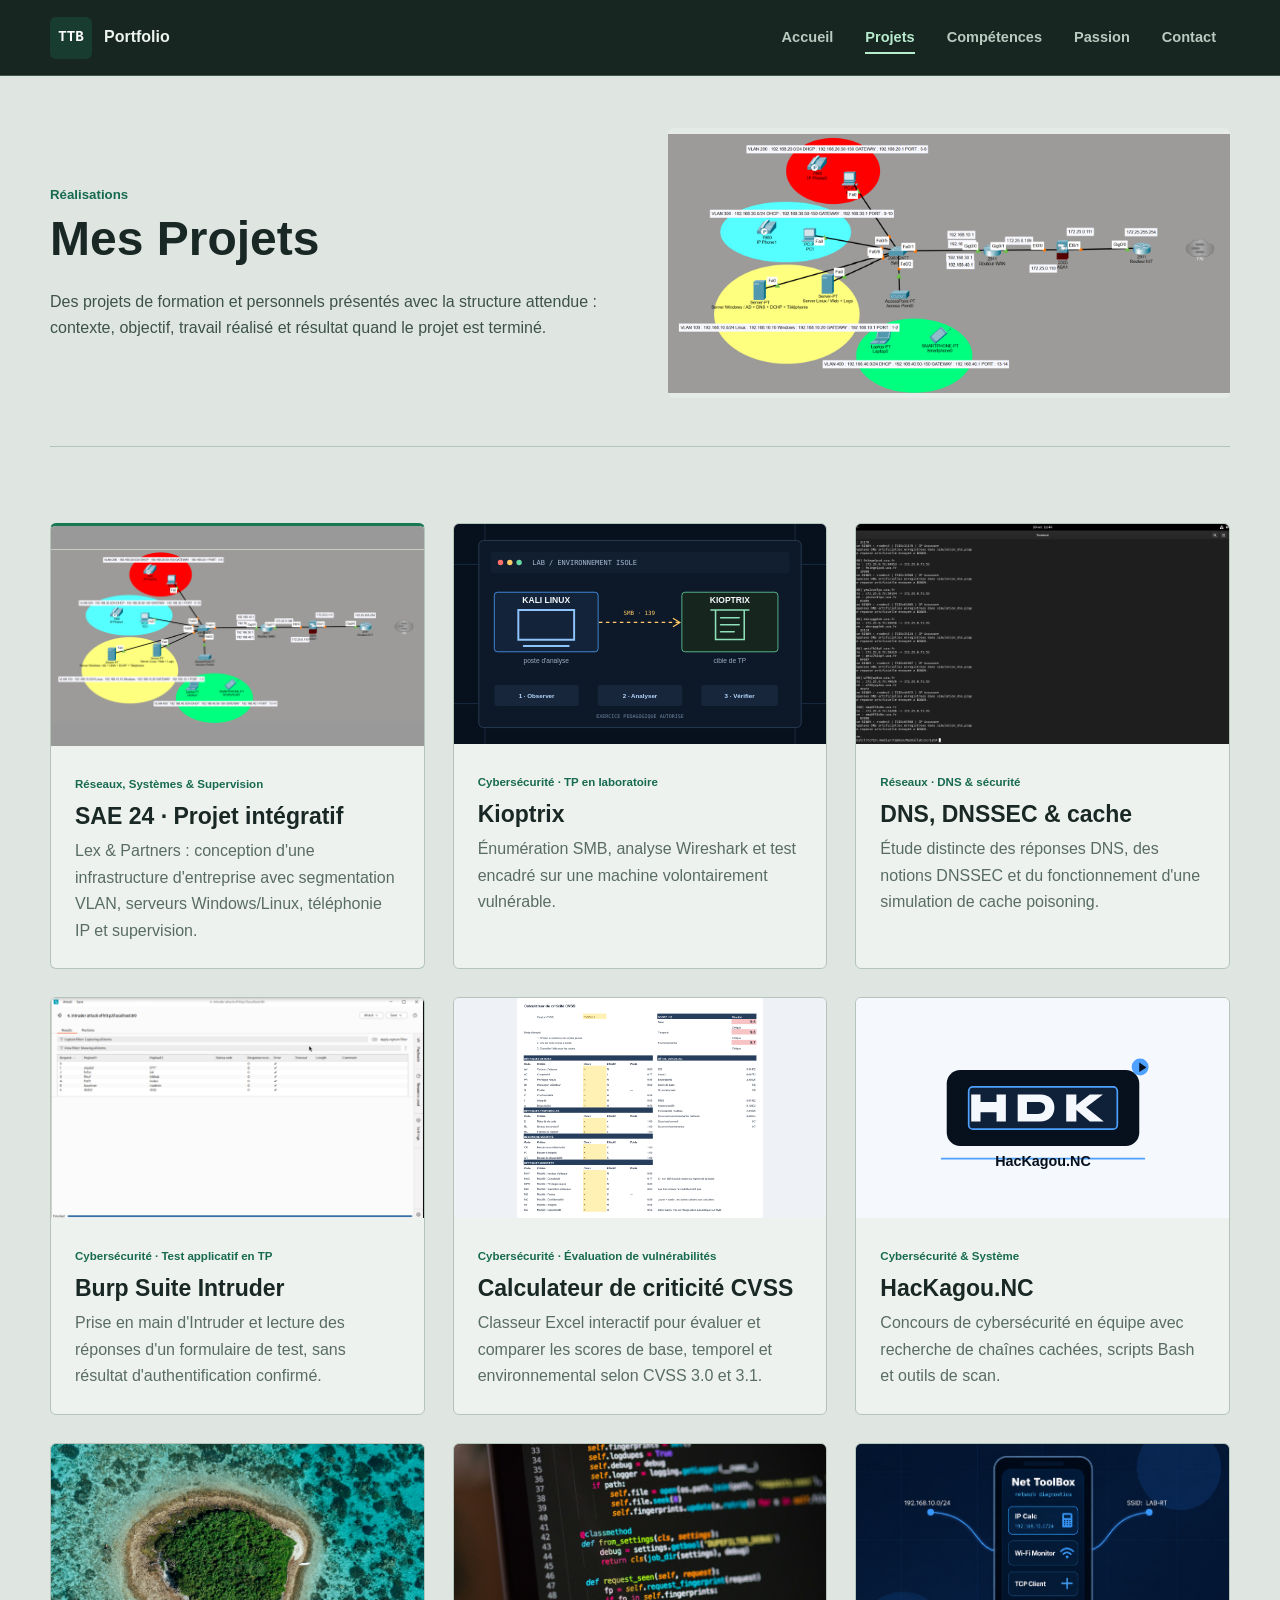
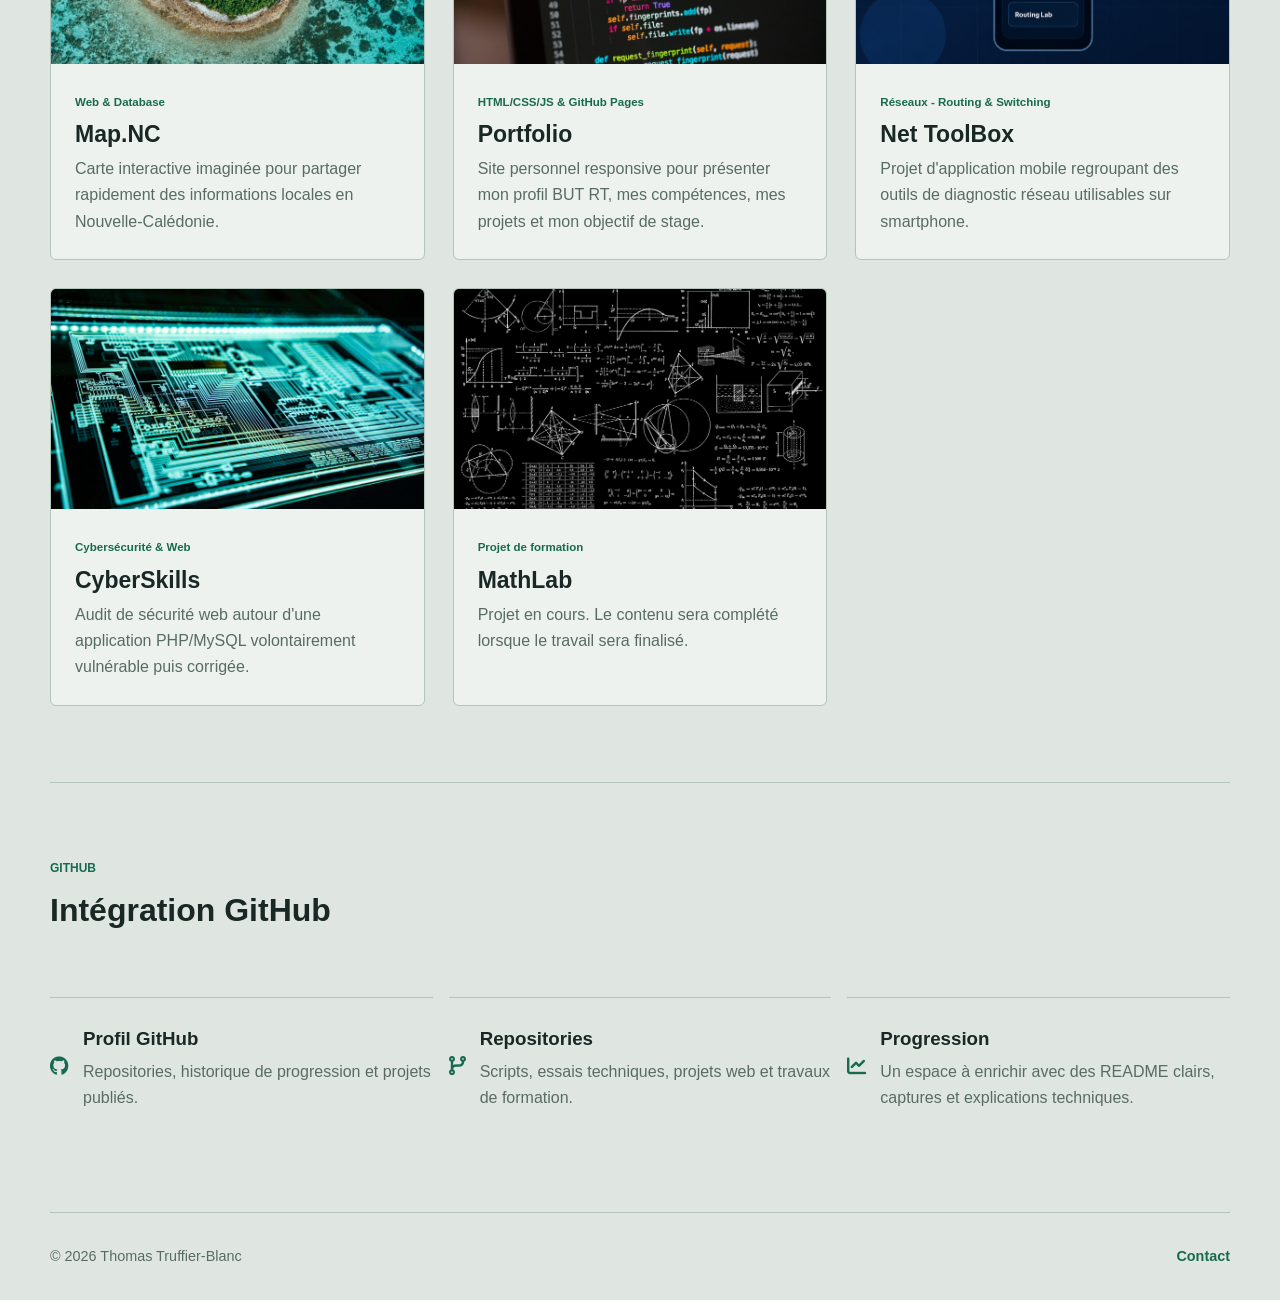
<file: projets.html>
<!DOCTYPE html>
<html lang="fr">
<head>
    <meta charset="UTF-8">
    <meta http-equiv="Content-Type" content="text/html; charset=UTF-8">
    <meta name="viewport" content="width=device-width, initial-scale=1.0">
    <meta name="description" content="Projets de Thomas Truffier-Blanc en réseaux, systèmes et cybersécurité, dont les TPs Kioptrix, DNS/DNSSEC, Burp Suite et un calculateur de criticité CVSS.">
    <meta name="author" content="Thomas Truffier-Blanc">
    <meta property="og:title" content="Projets | Thomas Truffier-Blanc">
    <meta property="og:description" content="Projets de formation et personnels : SAE24, Kioptrix, DNS/DNSSEC, Burp Suite, calculateur CVSS, HacKagou.NC, Map.NC et Net ToolBox.">
    <meta property="og:type" content="website">
    <meta property="og:url" content="https://thomastruffier-blanc.github.io/Portfolio/">
    <title>Projets | Thomas Truffier-Blanc</title>
    <link rel="stylesheet" href="assets/vendor/fontawesome/css/all.min.css">
    <link rel="stylesheet" href="assets/css/style.css?v=8f22e33">
    <link rel="stylesheet" href="assets/css/theme.css?v=8f22e33">
</head>
<body data-page="projets">
    <div id="overlay" class="overlay"></div>
    <aside id="side-panel" class="side-panel" aria-hidden="true">
        <button id="close-btn" class="close-btn" aria-label="Fermer le panneau"><i class="fa-solid fa-xmark"></i></button>
        <div class="panel-content">
            <p id="panel-meta" class="panel-meta"></p>
            <h2 id="panel-title">D&eacute;tail</h2>
            <p id="panel-location" class="panel-location"></p>
            <div id="panel-body" class="panel-body"></div>
        </div>
    </aside>

    <header class="site-header">
        <a href="index.html" class="brand" aria-label="Retour &agrave; l'accueil"><span class="brand-mark">TTB</span><span class="brand-text">Portfolio</span></a>
        <nav class="desktop-nav" aria-label="Navigation principale">
            <a href="index.html" data-nav="accueil">Accueil</a>
            <a href="projets.html" data-nav="projets">Projets</a>
            <a href="competences.html" data-nav="competences">Comp&eacute;tences</a>
            <a href="passion.html" data-nav="passion">Passion</a>
            <a href="contact.html" data-nav="contact">Contact</a>
        </nav>
        <button class="menu-toggle" aria-label="Ouvrir le menu" aria-expanded="false"><i class="fa-solid fa-bars"></i></button>
    </header>
    <nav class="mobile-nav" aria-label="Navigation mobile">
        <a href="index.html" data-nav="accueil">Accueil</a>
        <a href="projets.html" data-nav="projets">Projets</a>
        <a href="competences.html" data-nav="competences">Comp&eacute;tences</a>
        <a href="passion.html" data-nav="passion">Passion</a>
        <a href="contact.html" data-nav="contact">Contact</a>
    </nav>

    <main>
        <section class="page-hero section-pad">
            <div class="page-hero-copy reveal">
                <p class="page-label">R&eacute;alisations</p>
                <h1>Mes Projets</h1>
                <p>Des projets de formation et personnels pr&eacute;sent&eacute;s avec la structure attendue : contexte, objectif, travail r&eacute;alis&eacute; et r&eacute;sultat quand le projet est termin&eacute;.</p>
            </div>
            <figure class="page-hero-media reveal">
                <img class="technical-capture" src="assets/img/sae24/topologie-cisco.png" alt="Architecture réseau de mon projet SAE 24, Lex &amp; Partners" loading="lazy">
            </figure>
        </section>

        <section id="projects" class="section-pad content-section">
            <div class="project-grid">
                <article class="project-card reveal detail-trigger" data-detail="project-sae24" tabindex="0" role="button" aria-label="Voir le projet SAE 24, Lex &amp; Partners">
                    <img class="sae24-preview" src="assets/img/sae24/topologie-cisco.png" alt="Topologie Cisco du projet Lex &amp; Partners : VLAN, serveurs et acc&egrave;s Internet" loading="lazy">
                    <div class="project-info">
                        <span>R&eacute;seaux, Syst&egrave;mes &amp; Supervision</span>
                        <h3>SAE 24 &middot; Projet int&eacute;gratif</h3>
                        <p>Lex &amp; Partners : conception d'une infrastructure d'entreprise avec segmentation VLAN, serveurs Windows/Linux, t&eacute;l&eacute;phonie IP et supervision.</p>
                    </div>
                </article>

                <article class="project-card reveal detail-trigger" data-detail="project-kioptrix" tabindex="0" role="button" aria-label="Voir le TD de cybersécurité Kioptrix">
                    <img src="assets/img/kioptrix-lab.svg" alt="Illustration du laboratoire de cybersécurité Kioptrix">
                    <div class="project-info">
                        <span>Cybersécurité · TP en laboratoire</span>
                        <h3>Kioptrix</h3>
                        <p>Énumération SMB, analyse Wireshark et test encadré sur une machine volontairement vulnérable.</p>
                    </div>
                </article>

                <article class="project-card reveal detail-trigger" data-detail="project-dns" tabindex="0" role="button" aria-label="Voir le TP DNS, DNSSEC et cache DNS">
                    <img class="dns-preview" src="assets/img/dns/dns-cache-simulation.png" alt="Capture du TP DNS montrant la simulation et ses résultats" loading="lazy">
                    <div class="project-info">
                        <span>Réseaux · DNS &amp; sécurité</span>
                        <h3>DNS, DNSSEC &amp; cache</h3>
                        <p>Étude distincte des réponses DNS, des notions DNSSEC et du fonctionnement d'une simulation de cache poisoning.</p>
                    </div>
                </article>

                <article class="project-card reveal detail-trigger" data-detail="project-burp" tabindex="0" role="button" aria-label="Voir l’exercice Burp Suite Intruder">
                    <img class="burp-preview" src="assets/img/burp/intruder-results.png" alt="Résultats d'un exercice Burp Suite Intruder sur une cible locale" loading="lazy">
                    <div class="project-info">
                        <span>Cybersécurité · Test applicatif en TP</span>
                        <h3>Burp Suite Intruder</h3>
                        <p>Prise en main d'Intruder et lecture des réponses d'un formulaire de test, sans résultat d'authentification confirmé.</p>
                    </div>
                </article>

                <article class="project-card reveal detail-trigger" data-detail="project-cvss" tabindex="0" role="button" aria-label="Voir le calculateur de criticité CVSS">
                    <img class="cvss-preview" src="assets/img/cvss/cvss-calculator.png" alt="Capture du calculateur de criticité CVSS avec ses métriques et scores" loading="lazy">
                    <div class="project-info">
                        <span>Cybersécurité · Évaluation de vulnérabilités</span>
                        <h3>Calculateur de criticité CVSS</h3>
                        <p>Classeur Excel interactif pour évaluer et comparer les scores de base, temporel et environnemental selon CVSS 3.0 et 3.1.</p>
                    </div>
                </article>

                <article class="project-card reveal detail-trigger" data-detail="project-hackagou" tabindex="0" role="button">
                    <img class="hackagou-logo" src="assets/img/hackagou-logo.svg" alt="Logo HacKagou">
                    <div class="project-info">
                        <span>Cybers&eacute;curit&eacute; &amp; Syst&egrave;me</span>
                        <h3>HacKagou.NC</h3>
                        <p>Concours de cybers&eacute;curit&eacute; en &eacute;quipe avec recherche de cha&icirc;nes cach&eacute;es, scripts Bash et outils de scan.</p>
                    </div>
                </article>

                <article class="project-card reveal detail-trigger" data-detail="project-mapnc" tabindex="0" role="button">
                    <img src="assets/img/editorial/photo-1710881710127-b648ef0b4dc5.jpg" alt="Vue aerienne du lagon de Nouvelle-Caledonie">
                    <div class="project-info">
                        <span>Web &amp; Database</span>
                        <h3>Map.NC</h3>
                        <p>Carte interactive imagin&eacute;e pour partager rapidement des informations locales en Nouvelle-Cal&eacute;donie.</p>
                    </div>
                </article>

                <article class="project-card reveal detail-trigger" data-detail="project-portfolio" tabindex="0" role="button">
                    <img src="assets/img/editorial/photo-1515879218367-8466d910aaa4.jpg" alt="Ecran de code et interface web">
                    <div class="project-info">
                        <span>HTML/CSS/JS &amp; GitHub Pages</span>
                        <h3>Portfolio</h3>
                        <p>Site personnel responsive pour pr&eacute;senter mon profil BUT RT, mes comp&eacute;tences, mes projets et mon objectif de stage.</p>
                    </div>
                </article>

                <article class="project-card reveal detail-trigger" data-detail="project-nettoolbox" tabindex="0" role="button">
                    <img src="assets/img/nettoolbox-preview.png" alt="Interface Net ToolBox">
                    <div class="project-info">
                        <span>R&eacute;seaux - Routing &amp; Switching</span>
                        <h3>Net ToolBox</h3>
                        <p>Projet d'application mobile regroupant des outils de diagnostic r&eacute;seau utilisables sur smartphone.</p>
                    </div>
                </article>

                <article class="project-card reveal detail-trigger" data-detail="project-sae23" tabindex="0" role="button">
                    <img src="assets/img/editorial/photo-1550751827-4bd374c3f58b.jpg" alt="Cybersécurite et circuit electronique">
                    <div class="project-info">
                        <span>Cybers&eacute;curit&eacute; &amp; Web</span>
                        <h3>CyberSkills</h3>
                        <p>Audit de s&eacute;curit&eacute; web autour d'une application PHP/MySQL volontairement vuln&eacute;rable puis corrig&eacute;e.</p>
                    </div>
                </article>

                <article class="project-card reveal detail-trigger" data-detail="project-sae22" tabindex="0" role="button">
                    <img src="assets/img/editorial/photo-1635070041078-e363dbe005cb.jpg" alt="Calculs mathematiques">
                    <div class="project-info">
                        <span>Projet de formation</span>
                        <h3>MathLab</h3>
                        <p>Projet en cours. Le contenu sera compl&eacute;t&eacute; lorsque le travail sera finalis&eacute;.</p>
                    </div>
                </article>
            </div>
        </section>

        <section class="section-pad content-section">
            <div class="section-heading reveal">
                <p>GitHub</p>
                <h2>Int&eacute;gration GitHub</h2>
            </div>
            <div class="github-grid">
                <a class="github-card reveal" href="https://github.com/ThomasTruffier-Blanc" target="_blank" rel="noreferrer">
                    <i class="fa-brands fa-github"></i>
                    <div><h3>Profil GitHub</h3><p>Repositories, historique de progression et projets publi&eacute;s.</p></div>
                </a>
                <a class="github-card reveal" href="https://github.com/ThomasTruffier-Blanc?tab=repositories" target="_blank" rel="noreferrer">
                    <i class="fa-solid fa-code-branch"></i>
                    <div><h3>Repositories</h3><p>Scripts, essais techniques, projets web et travaux de formation.</p></div>
                </a>
                <a class="github-card reveal" href="https://github.com/ThomasTruffier-Blanc" target="_blank" rel="noreferrer">
                    <i class="fa-solid fa-chart-line"></i>
                    <div><h3>Progression</h3><p>Un espace &agrave; enrichir avec des README clairs, captures et explications techniques.</p></div>
                </a>
            </div>
        </section>
    </main>

    <footer class="site-footer">
        <p>&copy; 2026 Thomas Truffier-Blanc</p>
        <a href="contact.html">Contact</a>
    </footer>
    <script src="assets/js/script.js?v=8f22e33"></script>
</body>
</html>
</file>
<file: assets/css/style.css>
:root {
  --bg: #07101d;
  --bg-2: #0b1626;
  --surface: rgba(15, 26, 43, 0.88);
  --surface-2: #111f33;
  --card: rgba(255, 255, 255, 0.045);
  --line: rgba(180, 197, 220, 0.16);
  --line-strong: rgba(83, 160, 255, 0.36);
  --text: #f5f8fc;
  --soft: #d9e2ee;
  --muted: #9dadc3;
  --blue: #4ea1ff;
  --blue-soft: #8fc4ff;
  --navy: #0a1422;
  --shadow: 0 24px 70px rgba(0, 0, 0, 0.34);
  --radius: 8px;
  --header-height: 74px;
}

* { box-sizing: border-box; }
html { scroll-behavior: smooth; scroll-padding-top: calc(var(--header-height) + 24px); }
body {
  margin: 0;
  font-family: "Inter", system-ui, -apple-system, BlinkMacSystemFont, "Segoe UI", sans-serif;
  color: var(--text);
  background:
    linear-gradient(rgba(78,161,255,.035) 1px, transparent 1px),
    linear-gradient(90deg, rgba(78,161,255,.025) 1px, transparent 1px),
    radial-gradient(circle at 74% 0%, rgba(78,161,255,.16), transparent 34rem),
    linear-gradient(180deg, #050a12 0%, var(--bg) 44%, #08111e 100%);
  background-size: 88px 88px, 88px 88px, auto, auto;
  line-height: 1.65;
  overflow-x: hidden;
}
body::before {
  content: "";
  position: fixed;
  inset: 0;
  z-index: -1;
  background: linear-gradient(110deg, transparent 0 44%, rgba(78,161,255,.07) 50%, transparent 56%);
  transform: translateX(-60%);
  animation: scanLine 12s ease-in-out infinite;
  pointer-events: none;
}
img { display: block; width: 100%; height: auto; }
a { color: inherit; }
button { font: inherit; }
strong { color: var(--text); }

.scroll-progress {
  position: fixed;
  inset: 0 auto auto 0;
  z-index: 3000;
  width: 0;
  height: 3px;
  background: linear-gradient(90deg, var(--blue), #a7c8ff);
  box-shadow: 0 0 18px rgba(78,161,255,.45);
}
.section-pad { width: min(1180px, calc(100% - 40px)); margin: 0 auto; padding: 92px 0; }
.site-header {
  position: fixed;
  inset: 0 0 auto 0;
  z-index: 1000;
  height: var(--header-height);
  display: flex;
  align-items: center;
  justify-content: space-between;
  padding: 0 max(24px, calc((100vw - 1180px) / 2));
  border-bottom: 1px solid var(--line);
  background: rgba(5, 10, 18, .86);
  backdrop-filter: blur(18px);
  transition: box-shadow 180ms ease, background 180ms ease;
}
.site-header.is-scrolled { background: rgba(5, 10, 18, .94); box-shadow: 0 14px 38px rgba(0,0,0,.24); }
.brand { display: inline-flex; align-items: center; gap: 12px; text-decoration: none; font-weight: 800; }
.brand-mark { display: grid; place-items: center; width: 42px; height: 42px; border: 1px solid var(--line-strong); border-radius: var(--radius); background: rgba(78,161,255,.1); color: var(--blue-soft); font-family: "JetBrains Mono", monospace; font-size: .88rem; }
.brand-text { color: var(--soft); }
.desktop-nav, .mobile-nav { align-items: center; gap: 4px; }
.desktop-nav { display: flex; }
.desktop-nav a, .mobile-nav a { position: relative; padding: 10px 14px; border-radius: var(--radius); color: var(--muted); text-decoration: none; font-size: .94rem; font-weight: 650; transition: color 160ms ease, background 160ms ease; }
.desktop-nav a:hover, .desktop-nav a.active, .mobile-nav a:hover, .mobile-nav a.active { color: var(--text); background: rgba(78,161,255,.08); }
.desktop-nav a.active::after, .mobile-nav a.active::after { content: ""; position: absolute; left: 14px; right: 14px; bottom: 6px; height: 2px; background: var(--blue); }
.menu-toggle { display: none; align-items: center; justify-content: center; width: 44px; height: 44px; border: 1px solid var(--line); border-radius: var(--radius); background: rgba(255,255,255,.04); color: var(--text); cursor: pointer; }
.mobile-nav { display: none; position: fixed; top: var(--header-height); left: 16px; right: 16px; z-index: 999; flex-direction: column; padding: 10px; border: 1px solid var(--line); border-radius: var(--radius); background: rgba(10, 20, 34, .98); box-shadow: var(--shadow); }
.mobile-nav a { width: 100%; }
body.nav-open .mobile-nav { display: flex; }

.hero-section { min-height: 100vh; display: grid; grid-template-columns: minmax(0, 1fr) minmax(360px, .86fr); gap: 56px; align-items: center; padding-top: calc(var(--header-height) + 64px); }
.hero-kicker, .page-label, .section-heading p, .date, .project-info span, .panel-meta { margin: 0 0 8px; color: var(--blue-soft); font-family: "JetBrains Mono", monospace; font-size: .83rem; font-weight: 650; letter-spacing: .02em; }
.hero-copy h1, .page-hero h1, .contact-copy h1 { margin: 0; max-width: 780px; color: var(--text); font-size: 4.05rem; line-height: 1; font-weight: 820; letter-spacing: 0; }
.hero-copy h1 span { color: var(--blue-soft); }
.hero-role, .page-hero-copy p:last-child, .contact-copy p:not(.page-label) { max-width: 680px; margin: 24px 0 0; color: var(--soft); font-size: 1.08rem; }
.hero-stage { margin: 20px 0 0; padding-left: 16px; border-left: 3px solid var(--blue); color: var(--soft); font-size: 1.08rem; }
.hero-socials { display: flex; flex-wrap: wrap; gap: 20px; margin-top: 18px; color: var(--muted); font-size: .95rem; }
.hero-socials a { text-underline-offset: 4px; }
.hero-socials a:hover { color: var(--text); }
.hero-copy { min-width: 0; }
.hero-copy h1 { overflow-wrap: anywhere; }
.hero-focus { display: flex; flex-wrap: wrap; gap: 10px; margin-top: 22px; padding: 0; list-style: none; }
.hero-focus li, .music-tags span, .meta-pill { border: 1px solid var(--line); border-radius: var(--radius); padding: 8px 11px; background: rgba(255,255,255,.035); color: var(--soft); font-size: .9rem; font-weight: 700; }
.hero-actions, .contact-actions { display: flex; flex-wrap: wrap; gap: 12px; margin-top: 32px; }
.btn { display: inline-flex; align-items: center; justify-content: center; gap: 10px; min-height: 48px; padding: 0 18px; border-radius: var(--radius); text-decoration: none; font-weight: 760; font-size: .95rem; border: 1px solid transparent; transition: transform 160ms ease, border-color 160ms ease, background 160ms ease; }
.btn:hover { transform: translateY(-2px); }
.btn-primary { color: #06111d; background: linear-gradient(135deg, #72b7ff, var(--blue)); box-shadow: 0 14px 32px rgba(78,161,255,.18); }
.btn-secondary { color: var(--text); border-color: var(--line-strong); background: rgba(78,161,255,.055); }
.signal-row { display: grid; grid-template-columns: repeat(3, 1fr); gap: 12px; margin-top: 34px; }
.signal-row div, .text-panel, .next-card, .skill-card, .project-card, .destination-card, .image-tile, .contact-card, .github-card { border: 1px solid var(--line); border-radius: var(--radius); background: var(--surface); box-shadow: var(--shadow); }
.signal-row div { padding: 16px; }
.signal-row strong { display: block; color: var(--blue-soft); font-family: "JetBrains Mono", monospace; font-size: 1.18rem; line-height: 1; }
.signal-row span { display: block; margin-top: 8px; color: var(--muted); font-size: .88rem; line-height: 1.35; }
.hero-visual { position: relative; min-height: 560px; }
.portrait-frame { position: absolute; z-index: 2; top: 48px; left: 0; width: 270px; aspect-ratio: 1; margin: 0; overflow: hidden; border: 1px solid var(--line-strong); border-radius: var(--radius); background: var(--surface-2); box-shadow: var(--shadow); }
.portrait-frame img { height: 100%; object-fit: cover; }
.hero-image-card { position: absolute; right: 0; top: 0; width: 72%; height: 410px; margin: 0; overflow: hidden; border: 1px solid var(--line); border-radius: var(--radius); background: var(--surface-2); box-shadow: var(--shadow); }
.hero-image-card img, .page-hero-media img, .contact-card > img { height: 100%; object-fit: cover; }
.terminal-mini { position: absolute; z-index: 3; right: 32px; bottom: 24px; width: min(350px, 78%); border: 1px solid rgba(78,161,255,.28); border-radius: var(--radius); background: rgba(5, 11, 20, .9); box-shadow: var(--shadow); overflow: hidden; }
.terminal-bar { display: flex; gap: 8px; padding: 12px 14px; border-bottom: 1px solid var(--line); }
.terminal-bar span { width: 9px; height: 9px; border-radius: 999px; background: var(--muted); }
.terminal-bar span:nth-child(1) { background: #dc8d8d; } .terminal-bar span:nth-child(2) { background: #dcb76c; } .terminal-bar span:nth-child(3) { background: var(--blue); }
.terminal-mini pre { margin: 0; padding: 18px; color: #a7d4ff; font-family: "JetBrains Mono", monospace; font-size: .84rem; line-height: 1.65; white-space: pre-wrap; }
.content-section, .passion-block { border-top: 1px solid rgba(180,197,220,.11); }
.section-heading { max-width: 780px; margin-bottom: 34px; }
.section-heading h2 { margin: 0; font-size: 2.25rem; line-height: 1.12; }
.split-grid { display: grid; grid-template-columns: minmax(0, 1fr) minmax(340px, .82fr); gap: 34px; align-items: stretch; }
.text-panel { padding: 30px; }
.text-panel p { margin: 0; color: var(--soft); }
.text-panel p + p { margin-top: 18px; }
.media-stack { display: grid; grid-template-rows: 1fr .82fr; gap: 16px; }
.media-stack img { height: 100%; min-height: 220px; object-fit: cover; border: 1px solid var(--line); border-radius: var(--radius); }
.timeline { position: relative; display: grid; gap: 18px; }
.timeline::before { content: ""; position: absolute; left: 36px; top: 18px; bottom: 18px; width: 1px; background: linear-gradient(var(--blue), rgba(143,196,255,.2)); }
.timeline-card { position: relative; display: grid; grid-template-columns: 220px 1fr; gap: 22px; align-items: center; margin-left: 72px; padding: 14px; border: 1px solid var(--line); border-radius: var(--radius); background: var(--surface); cursor: pointer; transition: transform 180ms ease, border-color 180ms ease, background 180ms ease; }
.timeline-card::before { content: ""; position: absolute; left: -45px; top: 36px; width: 15px; height: 15px; border-radius: 999px; border: 3px solid var(--bg); background: var(--blue); box-shadow: 0 0 0 1px var(--line-strong), 0 0 20px rgba(78,161,255,.26); }
.timeline-card:hover, .timeline-card:focus-visible, .skill-card:hover, .skill-card:focus-visible, .project-card:hover, .project-card:focus-visible, .next-card:hover, .destination-card:hover, .image-tile:hover { border-color: var(--line-strong); transform: translateY(-4px); }
.timeline-card img { height: 150px; object-fit: cover; border-radius: calc(var(--radius) - 2px); }
.timeline-card h3, .skill-card h3, .project-info h3, .image-tile h3, .destination-card h3, .github-card h3 { margin: 6px 0 8px; line-height: 1.22; }
.timeline-card p, .skill-card p, .project-info p, .image-tile p, .destination-card p, .passion-intro p, .github-card p { margin: 0; color: var(--muted); }
.detail-link { display: inline-flex; align-items: center; gap: 8px; margin-top: 12px; color: var(--blue-soft); font-size: .88rem; font-weight: 720; }
.next-pages, .github-grid { display: grid; grid-template-columns: repeat(3, 1fr); gap: 16px; padding-top: 34px; }
.next-card, .github-card { display: flex; align-items: center; gap: 14px; padding: 22px; text-decoration: none; transition: transform 180ms ease, border-color 180ms ease; }
.next-card i, .github-card i { color: var(--blue-soft); font-size: 1.2rem; }
.next-card span { color: var(--soft); font-weight: 750; }
.page-hero { min-height: 62vh; display: grid; grid-template-columns: minmax(0, .9fr) minmax(360px, .78fr); gap: 48px; align-items: center; padding-top: calc(var(--header-height) + 58px); }
.page-hero-media { height: 390px; margin: 0; overflow: hidden; border: 1px solid var(--line); border-radius: var(--radius); box-shadow: var(--shadow); }
.skills-controls { display: flex; justify-content: center; gap: 12px; margin-bottom: 34px; }
.btn-filter { min-height: 44px; padding: 0 18px; border: 1px solid var(--line); border-radius: var(--radius); background: rgba(255,255,255,.03); color: var(--muted); cursor: pointer; font-size: .92rem; font-weight: 750; transition: background 160ms ease, color 160ms ease, border-color 160ms ease; }
.btn-filter.active, .btn-filter:hover { color: #06111d; border-color: transparent; background: linear-gradient(135deg, #72b7ff, var(--blue)); }
.skills-grid, .project-grid { display: grid; grid-template-columns: repeat(4, 1fr); gap: 18px; }
.skills-grid.hidden { display: none; }
.skill-card, .project-card, .destination-card, .image-tile { position: relative; overflow: hidden; box-shadow: none; transition: transform 180ms ease, border-color 180ms ease; }
.skill-card { min-height: 405px; padding: 0 18px 22px; cursor: pointer; }
.skill-card img { height: 150px; margin: 0 -18px 22px; width: calc(100% + 36px); object-fit: cover; border-bottom: 1px solid var(--line); }
.skill-card i { color: var(--blue-soft); font-size: 1.7rem; }
.skill-card .skill-list { margin: 14px 0 0; padding: 0; list-style: none; display: grid; gap: 7px; color: var(--soft); font-size: .9rem; }
.skill-card .skill-list li::before { content: "? "; color: var(--blue-soft); }
.project-grid { grid-template-columns: repeat(3, 1fr); }
.project-card { cursor: pointer; min-height: 438px; }
.project-card img { height: 240px; object-fit: cover; }
.project-card .hackagou-logo { object-fit: contain; padding: 34px; background: #f5f8fc; }
.project-info { padding: 22px; }
.alt-band { width: 100%; max-width: none; padding-left: max(20px, calc((100vw - 1180px) / 2)); padding-right: max(20px, calc((100vw - 1180px) / 2)); background: linear-gradient(180deg, rgba(17,31,51,.82), rgba(7,16,29,.25)); }
.passion-intro { display: grid; grid-template-columns: minmax(0, 1fr) auto; gap: 24px; align-items: start; margin-bottom: 28px; }
.music-tags { display: flex; flex-wrap: wrap; justify-content: flex-end; gap: 10px; max-width: 500px; }
.gallery-grid { display: grid; grid-template-columns: repeat(4, 1fr); gap: 16px; }
.image-tile.large { grid-column: span 2; grid-row: span 2; }
.image-tile img { height: 220px; object-fit: cover; cursor: zoom-in; }
.image-tile.large img { height: 468px; }
.image-tile div, .destination-card { padding: 18px; }
.image-tile div { min-height: 138px; }
.destination-grid { display: grid; grid-template-columns: repeat(5, 1fr); gap: 16px; }
.usa-grid { grid-template-columns: repeat(4, 1fr); }
.destination-card { min-height: 385px; }
.destination-card.wide { grid-column: span 2; }
.destination-card img { height: 190px; margin: -18px -18px 16px; width: calc(100% + 36px); object-fit: cover; cursor: zoom-in; }
.contact-section { min-height: 100vh; display: grid; grid-template-columns: minmax(0, .86fr) minmax(360px, .72fr); gap: 48px; align-items: center; padding-top: calc(var(--header-height) + 64px); }
.contact-card { overflow: hidden; }
.contact-card > img { height: 280px; }
.contact-info { padding: 24px; }
.contact-info p { display: flex; gap: 12px; margin: 0; color: var(--soft); }
.contact-info p + p { margin-top: 16px; }
.contact-info i { width: 22px; margin-top: 4px; color: var(--blue-soft); }
.site-footer { display: flex; align-items: center; justify-content: space-between; width: min(1180px, calc(100% - 40px)); margin: 0 auto; padding: 32px 0 44px; border-top: 1px solid rgba(180,197,220,.12); color: var(--muted); font-size: .9rem; }
.site-footer p { margin: 0; } .site-footer a { color: var(--blue-soft); text-decoration: none; font-weight: 700; }
.overlay { position: fixed; inset: 0; z-index: 2000; background: rgba(3, 7, 13, .66); backdrop-filter: blur(6px); opacity: 0; pointer-events: none; transition: opacity 220ms ease; }
.overlay.active { opacity: 1; pointer-events: auto; }
.side-panel { position: fixed; top: 0; right: 0; z-index: 2001; width: min(590px, 100%); height: 100vh; overflow-y: auto; transform: translateX(105%); border-left: 1px solid var(--line); background: rgba(8, 16, 28, .98); box-shadow: var(--shadow); transition: transform 240ms ease; }
.side-panel.active { transform: translateX(0); }
.close-btn { position: sticky; top: 16px; left: 100%; display: grid; place-items: center; width: 42px; height: 42px; margin: 16px 16px 0 auto; border: 1px solid var(--line); border-radius: var(--radius); background: rgba(255,255,255,.04); color: var(--text); cursor: pointer; }
.panel-content { padding: 18px 30px 40px; }
.panel-content h2 { margin: 0; font-size: 2rem; line-height: 1.12; }
.panel-location { margin: 8px 0 24px; color: var(--muted); }
.panel-body h3, .panel-body h4 { margin: 24px 0 8px; color: var(--text); }
.panel-body p, .panel-body li { color: var(--soft); }
.panel-body p { margin: 0 0 14px; }
.panel-body ul { margin: 10px 0 0; padding-left: 22px; }
.panel-image { width: 100%; max-height: 300px; object-fit: cover; margin: 18px 0; border: 1px solid var(--line); border-radius: var(--radius); cursor: zoom-in; }
.panel-image.logo { object-fit: contain; padding: 30px; background: #f5f8fc; }
.project-card img.sae24-preview { object-fit: contain; background: #999; }
.project-captures { display: grid; gap: 24px; margin: 18px 0; }
.project-captures figure { min-width: 0; margin: 0; }
.project-capture-zoom { display: block; width: 100%; padding: 0; overflow: hidden; border: 1px solid var(--line); border-radius: 6px; background: var(--surface); cursor: zoom-in; }
.project-capture-zoom img { display: block; width: 100%; height: auto; }
.project-capture-zoom:focus-visible { outline: 2px solid var(--blue-soft); outline-offset: 4px; }
.project-captures figcaption { margin-top: 10px; color: var(--soft); font-size: .9rem; line-height: 1.6; }
.capture-gallery { min-width: 0; margin: 18px 0 26px; }
.project-captures.capture-track { display: flex; gap: 16px; overflow-x: auto; scroll-snap-type: x mandatory; scrollbar-width: none; overscroll-behavior-x: contain; }
.project-captures.capture-track::-webkit-scrollbar, .capture-gallery-menu::-webkit-scrollbar { display: none; }
.project-captures.capture-track figure { flex: 0 0 100%; scroll-snap-align: start; }
.project-captures.capture-track .project-capture-zoom img { width: 100%; height: clamp(220px, 42vh, 420px); object-fit: contain; background: #101822; }
.capture-gallery-controls { display: flex; justify-content: center; align-items: center; gap: 18px; margin-top: 14px; }
.capture-gallery-arrow { display: grid; place-items: center; width: 38px; height: 38px; border: 1px solid var(--line); border-radius: 6px; background: var(--surface); color: var(--text); cursor: pointer; }
.capture-gallery-arrow:disabled { opacity: .4; cursor: default; }
.capture-gallery-arrow:focus-visible, .capture-gallery-menu button:focus-visible { outline: 2px solid var(--blue-soft); outline-offset: 3px; }
.capture-gallery-status { min-width: 52px; color: var(--muted); font-size: .85rem; text-align: center; font-variant-numeric: tabular-nums; }
.capture-gallery-menu { display: flex; gap: 6px; overflow-x: auto; margin-top: 10px; padding: 0 0 8px; scrollbar-width: none; }
.capture-gallery-menu button { flex: 0 0 auto; padding: 8px 10px; border: 0; border-bottom: 2px solid transparent; background: transparent; color: var(--muted); text-align: left; cursor: pointer; white-space: nowrap; }
.capture-gallery-menu button[aria-current="true"] { border-bottom-color: var(--blue); color: var(--text); }
.panel-body .calculator-download { display: flex; align-items: center; gap: 13px; width: 100%; min-height: 70px; padding: 12px 15px; border: 1px solid #2b8767; border-radius: 6px; background: #176b4e; color: #fff; text-decoration: none; transition: background 160ms ease, border-color 160ms ease, transform 160ms ease; }
.panel-body .calculator-download:hover { transform: translateY(-1px); border-color: #42a47d; background: #10523b; }
.calculator-download-icon { display: grid; place-items: center; flex: 0 0 42px; height: 42px; border-radius: 5px; background: rgba(255,255,255,.13); font-size: 1.35rem; }
.calculator-download-copy { display: grid; gap: 4px; line-height: 1.2; }
.calculator-download-copy strong { color: #fff; font-size: .98rem; }
.calculator-download-copy small { color: rgba(255,255,255,.8); font-size: .8rem; }
.calculator-download-arrow { margin-left: auto; font-size: 1.1rem; }
.panel-body .calculator-download:focus-visible { outline: 2px solid #75d2ac; outline-offset: 3px; }
.accordion-item { margin-top: 14px; border: 1px solid var(--line); border-radius: var(--radius); overflow: hidden; background: rgba(255,255,255,.03); }
.accordion-header { display: flex; align-items: center; justify-content: space-between; width: 100%; padding: 16px; border: 0; background: transparent; color: var(--text); cursor: pointer; font-weight: 750; text-align: left; }
.accordion-header i { color: var(--blue-soft); transition: transform 180ms ease; }
.accordion-header.active i { transform: rotate(180deg); }
.accordion-content { display: none; padding: 0 16px 16px; }
.accordion-content.active { display: block; }
.lightbox { position: fixed; inset: 0; z-index: 3000; display: none; place-items: center; padding: 24px; background: rgba(2,4,9,.9); cursor: zoom-out; }
.lightbox.active { display: grid; }
.lightbox img { width: min(1100px, 96vw); max-height: 88vh; object-fit: contain; border-radius: var(--radius); box-shadow: var(--shadow); }
.reveal { opacity: 0; transform: translateY(24px); transition: opacity 620ms ease, transform 620ms cubic-bezier(.2,.75,.25,1); transition-delay: var(--delay, 0ms); }
.reveal.in-view { opacity: 1; transform: translateY(0); }
@keyframes scanLine { 0%,100% { transform: translateX(-70%); opacity: .25; } 50% { transform: translateX(70%); opacity: .55; } }
@media (prefers-reduced-motion: reduce) { *, *::before, *::after { animation-duration: .01ms !important; animation-iteration-count: 1 !important; scroll-behavior: auto !important; transition-duration: .01ms !important; } }
@media (max-width: 1100px) { .hero-section, .page-hero, .contact-section, .split-grid { grid-template-columns: 1fr; } .hero-section { padding-top: calc(var(--header-height) + 84px); } .hero-visual { min-height: 500px; } .skills-grid { grid-template-columns: repeat(2, 1fr); } .project-grid { grid-template-columns: repeat(2, 1fr); } .destination-grid, .usa-grid, .gallery-grid { grid-template-columns: repeat(2, 1fr); } .destination-card.wide { grid-column: span 2; } }
@media (max-width: 820px) { .desktop-nav { display: none; } .menu-toggle { display: inline-flex; } .site-header { padding: 0 20px; } .brand-text { display: none; } .section-pad { width: min(100% - 32px, 1180px); padding: 72px 0; } .hero-copy h1, .page-hero h1, .contact-copy h1 { font-size: 3.05rem; } .signal-row, .next-pages, .github-grid, .passion-intro, .timeline-card { grid-template-columns: 1fr; } .hero-visual { min-height: 430px; } .portrait-frame { width: 210px; top: 16px; } .hero-image-card { width: 80%; height: 320px; } .terminal-mini { right: 12px; bottom: 0; } .timeline::before, .timeline-card::before { display: none; } .timeline-card { margin-left: 0; } .timeline-card img { height: 200px; } .music-tags { justify-content: flex-start; } }
@media (max-width: 620px) { .hero-copy h1, .page-hero h1, .contact-copy h1 { font-size: 2.45rem; } .hero-role, .page-hero-copy p:last-child, .contact-copy p:not(.page-label) { font-size: 1rem; } .hero-actions, .contact-actions, .skills-controls { flex-direction: column; align-items: stretch; } .btn, .btn-filter { width: 100%; } .skills-grid, .project-grid, .destination-grid, .usa-grid, .gallery-grid { grid-template-columns: 1fr; } .image-tile.large, .destination-card.wide { grid-column: span 1; } .image-tile.large img, .image-tile img, .destination-card img, .project-card img { height: 230px; } .hero-visual { min-height: 380px; } .portrait-frame { width: 170px; } .hero-image-card { height: 270px; } .terminal-mini { width: 92%; } .contact-info p { align-items: flex-start; font-size: .95rem; } .site-footer { flex-direction: column; gap: 10px; align-items: flex-start; } }
</file>
<file: assets/css/theme.css>
/* Shared visual theme; the existing page order and detail panels are retained. */
:root {
  --bg: #dfe6e2;
  --bg-2: #d0dbd5;
  --surface: #edf2ee;
  --surface-2: #e8efec;
  --text: #192824;
  --soft: #3d514a;
  --muted: #596c64;
  --line: #b4c4bb;
  --line-strong: #779a89;
  --blue: #187854;
  --blue-soft: #176a50;
  --shadow: 0 12px 32px rgba(18, 40, 30, .06);
  --header-height: 76px;
}
body { background: var(--bg); font-family: "Segoe UI", Arial, sans-serif; overflow-x: clip; }
body::before { display: none; }
::selection { background: #bde8d3; color: #16251e; }
a, button, [role="button"] { -webkit-tap-highlight-color: transparent; }
:focus-visible { outline: 3px solid #26765b; outline-offset: 5px; }
.section-pad { width: min(1180px, calc(100% - 64px)); padding: 76px 0; }
.site-header, .site-header.is-scrolled { background: rgba(19,34,28,.98); border-bottom: 1px solid #40584b; box-shadow: none; }
.brand-mark { background: #183c30; color: #fff; border: 0; border-radius: 6px; }
.brand-text { color: #edf4ef; }
.desktop-nav a { color: #b9cbc0; }
.desktop-nav a.active, .desktop-nav a:hover { color: #b8eccf !important; }
.desktop-nav a.active::after { background: #b8eccf; }
.desktop-nav a, .mobile-nav a { border-radius: 0; font-size: .91rem; }
.desktop-nav a.active, .desktop-nav a:hover, .mobile-nav a:hover, .mobile-nav a.active { background: transparent; color: var(--blue); }
.menu-toggle { color: var(--text); background: #fff; }
.mobile-nav { background: #fff; border-color: var(--line); }
.scroll-progress { height: 2px; background: var(--blue); box-shadow: none; }
.hero-section {
  position: relative; isolation: isolate; display: block; width: 100%;
  min-height: 710px; margin: 0; padding: 122px max(32px, calc((100% - 1180px)/2)) 42px;
  background: #101e1c; color: #fff; overflow: hidden;
}
.hero-backdrop { position: absolute; z-index: -2; inset: 0; width: 100%; height: 100%; object-fit: cover; object-position: 65% center; }
.hero-section::before { content: ""; position: absolute; z-index: -1; inset: 0; background: linear-gradient(90deg, rgba(8,22,19,.97) 0%, rgba(8,22,19,.88) 36%, rgba(8,22,19,.24) 80%); }
.hero-copy { position: relative; max-width: 100%; padding-right: 416px; }
.hero-identity { display: flex; align-items: center; gap: 16px; margin-bottom: 26px; font-size: .83rem; line-height: 1.65; color: #d3e2db; }
.hero-identity img { position: absolute; right: 48px; top: 50%; transform: translateY(-50%); width: 320px; height: 320px; object-fit: cover; border-radius: 8px; border: 1px solid #e7f1eb; box-shadow: 0 18px 42px rgba(0,0,0,.2); }
.hero-copy h1 { font-size: 64px; line-height: 1.03; font-weight: 650; color: #fff; }
.hero-copy h1 span { display: block; color: #fff; }
.hero-kicker { font: 600 .76rem "Segoe UI",sans-serif; text-transform: uppercase; letter-spacing: 0; color: #a5e4c7; margin-bottom: 14px; }
.hero-role { font-size: 1rem; color: #d3e2db; max-width: 490px; margin-top: 18px; }
.hero-role strong, .hero-stage strong { color: #fff; }
.hero-stage { border-left-color: #a5e4c7; color: #d3e2db; font-size: 1rem; margin-top: 18px; }
.hero-actions { margin-top: 22px; }
.btn { border-radius: 5px; min-height: 48px; font-weight: 650; box-shadow: none; }
.btn-primary { background: #176b4e; color: #fff; box-shadow: none; }
.btn-primary:hover { background: #10523b; }
.btn-secondary { background: transparent; border-color: #899c93; color: var(--text); }
.hero-section .btn-primary { background: #b8eccf; color: #143b2b; }
.hero-section .btn-secondary { border-color: #a2b9ad; color: #fff; background: rgba(10,29,22,.25); }
.hero-section :focus-visible { outline-color: #b8eccf; }
.hero-focus { gap: 8px 18px; margin: 22px 0 0; }
.hero-focus li, .meta-pill, .music-tags span { border: 0; border-radius: 0; padding: 0; background: transparent; font-size: .86rem; font-weight: 500; }
.hero-focus li { color: #bdd4c7; }
.hero-socials { margin-top: 12px; color: #d1ded6; font-size: .85rem; }
.hero-socials a:hover { color: #fff; }
.home-facts { width: min(1180px, calc(100% - 64px)); margin: 0 auto; gap: 0; padding: 28px 0; border-bottom: 1px solid var(--line); }
.home-facts div { background: transparent; border: 0; border-radius: 0; box-shadow: none; padding: 0 24px; border-right: 1px solid var(--line); }
.home-facts div:first-child { padding-left: 0; }
.home-facts div:last-child { border-right: 0; }
.home-facts strong { font: 650 .78rem "Segoe UI",sans-serif; color: #24664b; }
.home-facts span { color: var(--text); margin-top: 10px; }
.content-section, .passion-block { border-top: 1px solid var(--line); }
#about { border-top: 0; }
.section-heading p, .date, .project-info span, .page-label, .panel-meta { letter-spacing: 0; font-family: "Segoe UI",sans-serif; }
.section-heading p { text-transform: uppercase; font-size: .75rem; margin-bottom: 12px; }
.section-heading h2 { font-size: 32px; line-height: 1.2; font-weight: 650; }
.split-grid { gap: 64px; align-items: start; grid-template-columns: 1.05fr 1fr; }
.about-copy p { color: var(--soft); margin: 0 0 18px; }
.about-project { margin: 0; min-width: 0; }
.about-project > img { aspect-ratio: 1.8; object-fit: contain; background: #999; border-radius: 5px; }
.about-project figcaption { padding-top: 22px; }
.about-project figcaption > span { font-size: .76rem; text-transform: uppercase; color: var(--blue); }
.about-project h3 { font-size: 24px; font-weight: 650; line-height: 1.3; margin: 10px 0; }
.about-project p { color: var(--muted); margin: 0; }
.detail-link { text-decoration: none; gap: 16px; font-weight: 650; }
.timeline { gap: 0; }
.timeline::before, .timeline-card::before { display: none; }
.timeline-card { margin-left: 0; grid-template-columns: 200px 1fr; gap: 34px; padding: 28px 0; border: 0; border-bottom: 1px solid var(--line); border-radius: 0; background: transparent; }
.timeline-card:hover, .timeline-card:focus-visible { transform: none; background: #eaf0ec; }
.timeline-card img { height: 140px; border-radius: 5px; }
.timeline-card h3 { font-size: 22px; font-weight: 650; }
.next-card, .github-card { box-shadow: none; background: transparent; border: 0; border-radius: 0; border-top: 1px solid var(--line); padding: 24px 0; }
.next-card:hover, .github-card:hover { transform: translateX(4px); }
.page-hero { padding-top: 128px; padding-bottom: 48px; min-height: 440px; gap: 56px; grid-template-columns: 1fr 1fr; }
.page-hero h1, .contact-copy h1 { color: var(--text); font-weight: 650; font-size: 48px; line-height: 1.06; }
.page-hero-copy { min-width: 0; }
.page-hero-copy p:last-child { font-size: 1rem; }
.page-hero-media { height: 270px; border-radius: 6px; border: 0; box-shadow: none; }
.skills-controls { justify-content: flex-start; gap: 0; margin-bottom: 32px; border-bottom: 1px solid var(--line); }
.btn-filter { border: 0; border-bottom: 3px solid transparent; border-radius: 0; background: transparent; padding: 14px 22px; }
.btn-filter.active, .btn-filter:hover { background: transparent; color: var(--blue); border-bottom-color: var(--blue); }
.skills-grid { grid-template-columns: repeat(3,minmax(0,1fr)); gap: 24px; }
.project-grid { gap: 28px; }
.skill-card, .project-card, .image-tile, .destination-card { border-radius: 6px; border-color: var(--line); box-shadow: none; background: var(--surface); }
.skill-card:hover, .project-card:hover, .image-tile:hover, .destination-card:hover { box-shadow: var(--shadow); border-color: #8aab97; transform: translateY(-3px); }
.skill-card { min-height: 0; padding: 0 24px 26px; }
.skill-card img { width: calc(100% + 48px); margin: 0 -24px 24px; height: 180px; }
.skill-card[data-detail="skill-cyber"], .skill-card[data-detail="skill-tools"] { padding-top: 24px; }
.skill-card h3 { font-size: 21px; font-weight: 650; }
.skill-card .skill-list li::before { content: ""; display: inline-block; width: 4px; height: 4px; margin-right: 9px; vertical-align: middle; background: var(--blue); }
.project-card { min-height: 0; }
.project-card img { height: 220px; }
.project-info { padding: 24px; }
.project-info h3 { font-size: 23px; font-weight: 650; }
.project-info > span { font-size: .72rem; }
.project-card:first-child { border-top: 3px solid var(--blue); }
.project-card img.sae24-preview { object-fit: contain; }
.project-card img.dns-preview { object-fit: cover; background: #101822; }
.project-card img.cvss-preview { object-fit: contain; background: #eef2f6; }
.gallery-grid { grid-template-columns: repeat(3,minmax(0,1fr)); gap: 24px; align-items: start; }
.image-tile.large { grid-column: span 1; grid-row: span 2; }
.image-tile.large img { height: 440px; }
.image-tile img { height: 190px; }
.image-tile div { min-height: 0; padding: 22px; }
.image-tile h3, .destination-card h3 { font-weight: 650; font-size: 21px; }
.passion-intro { grid-template-columns: 1.2fr 1fr; }
.music-tags span { padding-bottom: 4px; border-bottom: 2px solid #a9cbb7; color: var(--blue); }
.destination-grid { grid-template-columns: repeat(3,minmax(0,1fr)); gap: 24px; }
.destination-card { padding: 22px; min-height: 0; }
.destination-card img { width: calc(100% + 44px); margin: -22px -22px 22px; height: 220px; }
.destination-card.wide { grid-column: span 2; }
.alt-band { background: #cbd8d0; }
.contact-section { min-height: 85vh; padding-top: 138px; padding-bottom: 70px; grid-template-columns: 1.1fr .9fr; }
.contact-copy p { max-width: 620px; }
.contact-card { box-shadow: none; background: var(--surface); }
.contact-card > img { height: 240px; }
.contact-info p { overflow-wrap: anywhere; font-size: .94rem; }
.contact-info i { flex: 0 0 22px; }
.contact-copy .hero-focus { margin-top: 22px; }
.contact-copy .meta-pill { color: var(--blue); }
.site-footer { border-color: var(--line); padding: 32px 0; }
.overlay { background: rgba(10,25,18,.55); backdrop-filter: blur(4px); }
.side-panel { background: #edf2ee; width: min(680px,100%); border-color: var(--line); }
.panel-content { padding: 20px 38px 48px; }
.panel-content h2 { font-weight: 650; }
.close-btn { z-index: 2; background: #fff; color: var(--text); box-shadow: 0 2px 12px #183c301a; }
.panel-image { max-height: 350px; object-fit: contain; }
.panel-banner-pair { display: grid; grid-template-columns: repeat(2,minmax(0,1fr)); gap: 8px; margin: 18px 0; }
.panel-banner-pair img { width: 100%; height: 160px; object-fit: cover; border: 1px solid var(--line); border-radius: var(--radius); cursor: zoom-in; }
.timeline-card img.institution-logo, .panel-image.institution-logo { object-fit: contain; padding: 20px; background: #fff; }
.page-hero-media img.technical-capture, .skill-card img.technical-capture { object-fit: contain; background: #e5ebe7; }
.accordion-item { background: #f5f7f6; }
.accordion-header { color: var(--text); }
.project-captures figcaption { font-size: .9rem; }
.lightbox { background: rgba(8,18,14,.94); }
.reveal { transform: translateY(16px); transition-duration: 460ms; }
#about {
  --text: #eff5f1;
  --soft: #d1ded5;
  --muted: #b9cbbf;
  --blue: #a4dfbc;
  --blue-soft: #a4dfbc;
  color: var(--text);
  background: #20372c;
  width: 100%;
  padding-left: max(32px, calc((100% - 1180px)/2));
  padding-right: max(32px, calc((100% - 1180px)/2));
}
#about :focus-visible { outline-color: #a4dfbc; }
@media (max-width:1100px) {
  .hero-copy h1 { font-size: 58px; }
  .hero-section { min-height: 710px; }
  .page-hero { grid-template-columns: 1fr 1fr; gap: 32px; }
  .skills-grid, .project-grid { grid-template-columns: repeat(2,minmax(0,1fr)); }
  .contact-section { grid-template-columns: 1fr 1fr; gap: 32px; }
  .split-grid { gap: 32px; }
}
@media (max-width:820px) {
  #about { padding-left: 20px; padding-right: 20px; }
  .section-pad { width: calc(100% - 40px); padding: 48px 0; }
  .hero-section { width: 100%; padding: 112px 24px 36px; min-height: 0; }
  .hero-section::before { background: rgba(8,22,19,.82); }
  .hero-copy { max-width: 620px; padding-right: 0; }
  .hero-identity { flex-direction: row-reverse; justify-content: space-between; }
  .hero-identity img { position: static; transform: none; width: 160px; height: 160px; flex-shrink: 0; }
  .hero-copy h1 { font-size: 52px; }
  .home-facts { width: calc(100% - 40px); grid-template-columns: repeat(3,minmax(0,1fr)); }
  .home-facts div { padding: 0 14px; }
  .split-grid { grid-template-columns: 1fr; gap: 24px; }
  .about-project { max-width: 640px; }
  .page-hero { padding-top: 116px; padding-bottom: 40px; grid-template-columns: 1fr; gap: 24px; }
  .page-hero h1, .contact-copy h1 { font-size: 40px; }
  .page-hero-media { height: 240px; }
  .timeline-card { grid-template-columns: 160px 1fr; gap: 22px; }
  .timeline-card img { height: 140px; }
  .gallery-grid, .destination-grid { grid-template-columns: repeat(2,minmax(0,1fr)); }
  .passion-intro { grid-template-columns: 1fr; }
  .contact-section { padding-top: 116px; grid-template-columns: 1fr; }
  .contact-card { max-width: 640px; }
  .next-pages, .github-grid { grid-template-columns: 1fr; gap: 0; }
}
@media (max-width:540px) {
  .hero-section { padding: 100px 20px 30px; }
  .hero-identity { margin-bottom: 20px; font-size: .73rem; gap: 12px; }
  .hero-identity img { width: 150px; height: 150px; }
  .hero-copy h1 { font-size: 42px; }
  .hero-role { display: none; }
  .hero-stage { font-size: .93rem; }
  .hero-actions { flex-direction: column; gap: 10px; margin-top: 20px; }
  .hero-focus { gap: 6px 12px; margin-top: 18px; }
  .hero-focus li { font-size: .75rem; }
  .hero-socials { font-size: .8rem; }
  .hero-kicker { font-size: .69rem; }
  .home-facts { grid-template-columns: 1fr; padding: 12px 0; }
  .home-facts div, .home-facts div:first-child { display: grid; grid-template-columns: 125px 1fr; gap: 8px; padding: 10px 0; border: 0; }
  .home-facts strong { font-size: .69rem; line-height: 1.5; }
  .home-facts span { margin: 0; font-size: .77rem; }
  .section-heading h2 { font-size: 28px; }
  .section-heading { margin-bottom: 24px; }
  .timeline-card { grid-template-columns: 1fr; gap: 18px; }
  .timeline-card img { height: 170px; }
  .timeline-card h3 { font-size: 21px; }
  .skills-grid, .project-grid, .gallery-grid, .destination-grid { grid-template-columns: 1fr; }
  .destination-card.wide, .image-tile.large { grid-column: auto; grid-row: auto; }
  .image-tile.large img { height: 300px; }
  .skills-controls { gap: 0; flex-direction: row; align-items: stretch; }
  .btn-filter { width: auto; flex: 1; padding: 12px 8px; font-size: .85rem; }
  .page-hero h1, .contact-copy h1 { font-size: 36px; }
  .page-hero-media { height: 210px; }
  .panel-content { padding: 16px 22px 36px; }
  .panel-content h2 { font-size: 28px; }
  .lightbox { padding: 8px; }
  .contact-info { padding: 20px; }
  .contact-info p { font-size: .85rem; }
}
</file>
